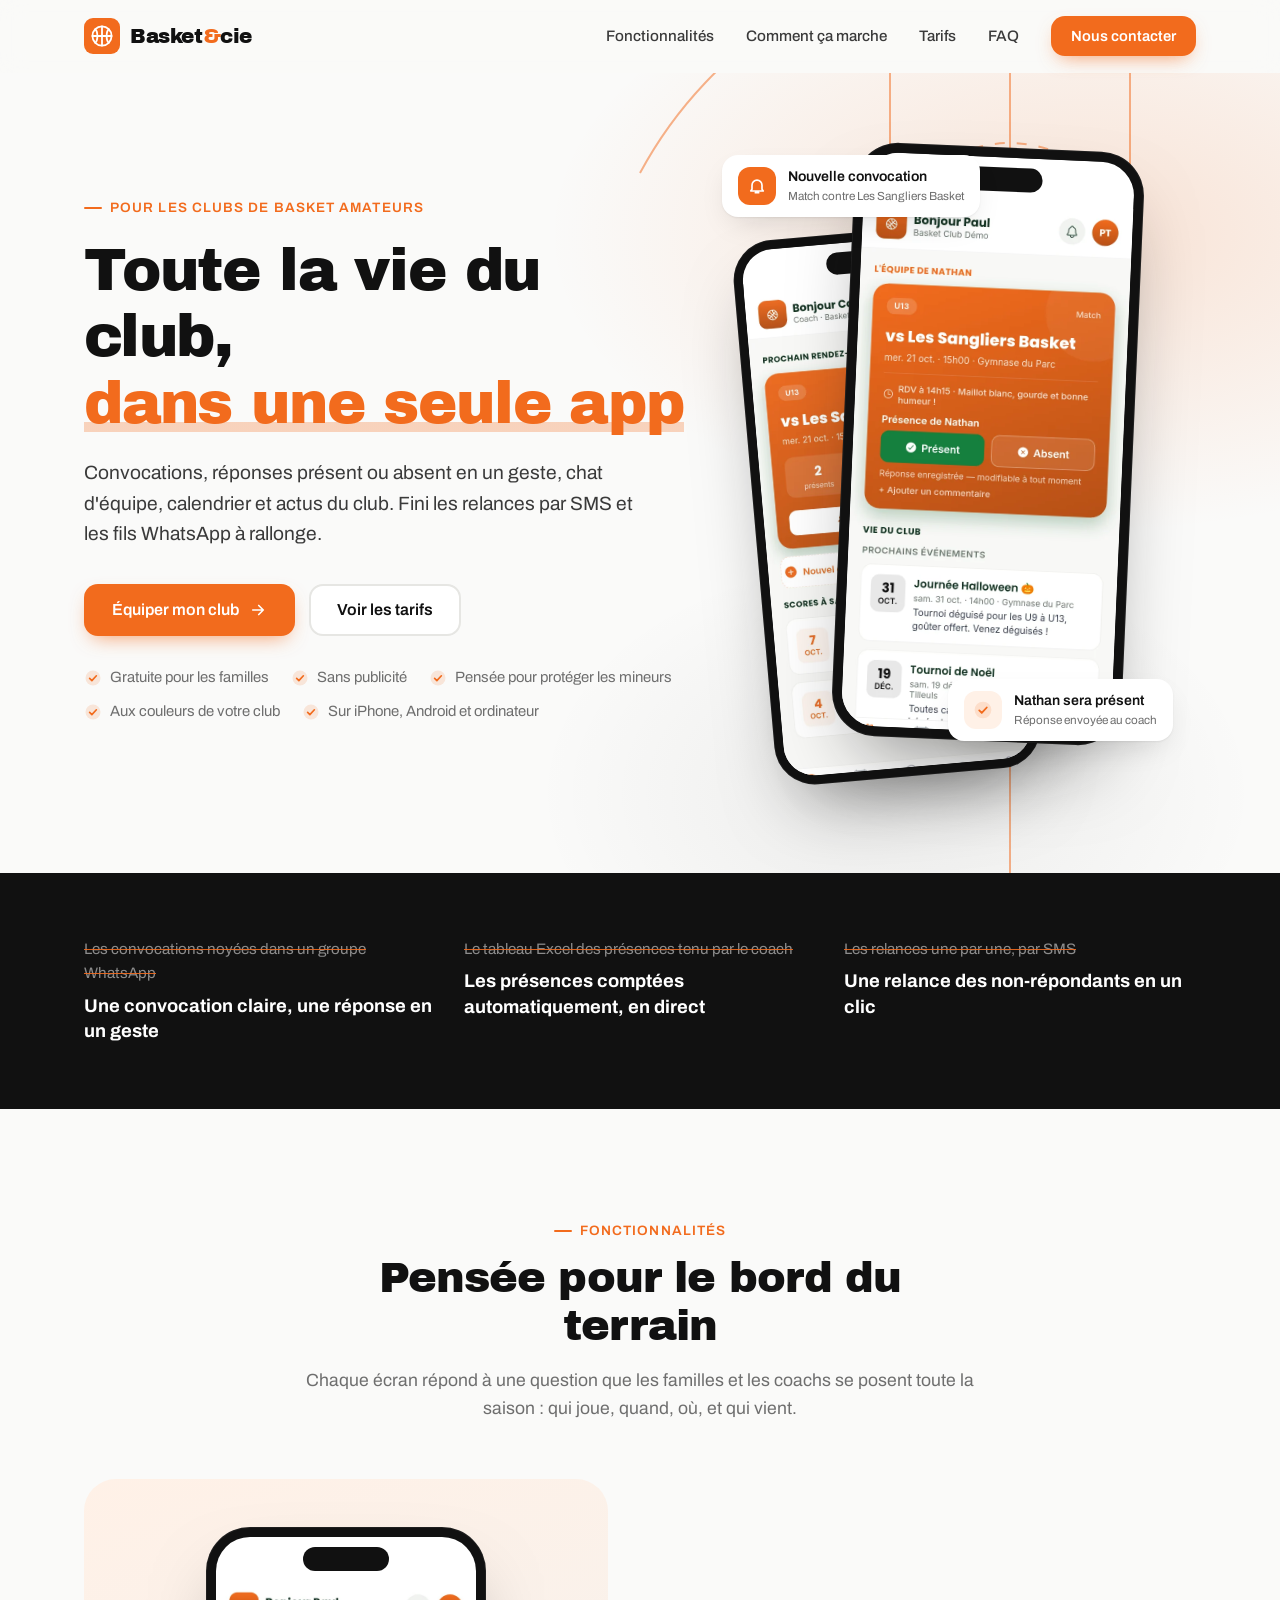
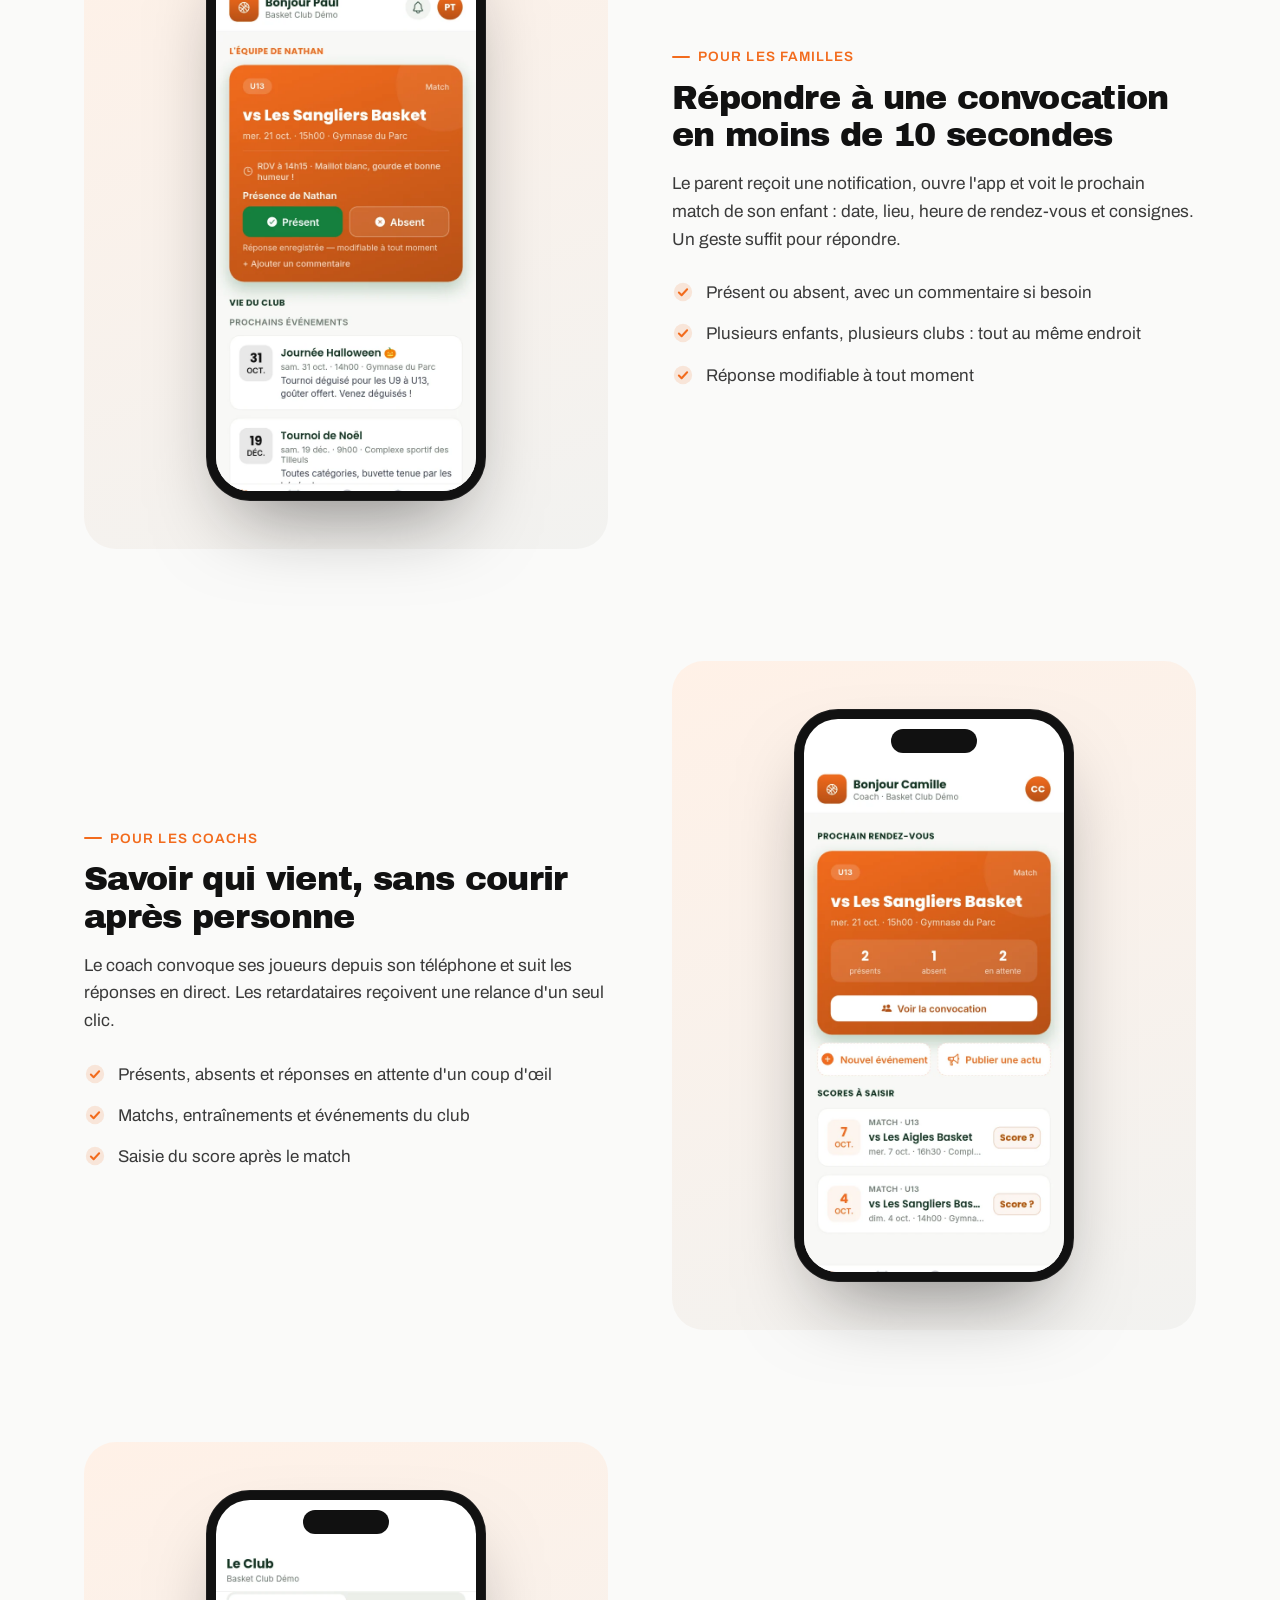
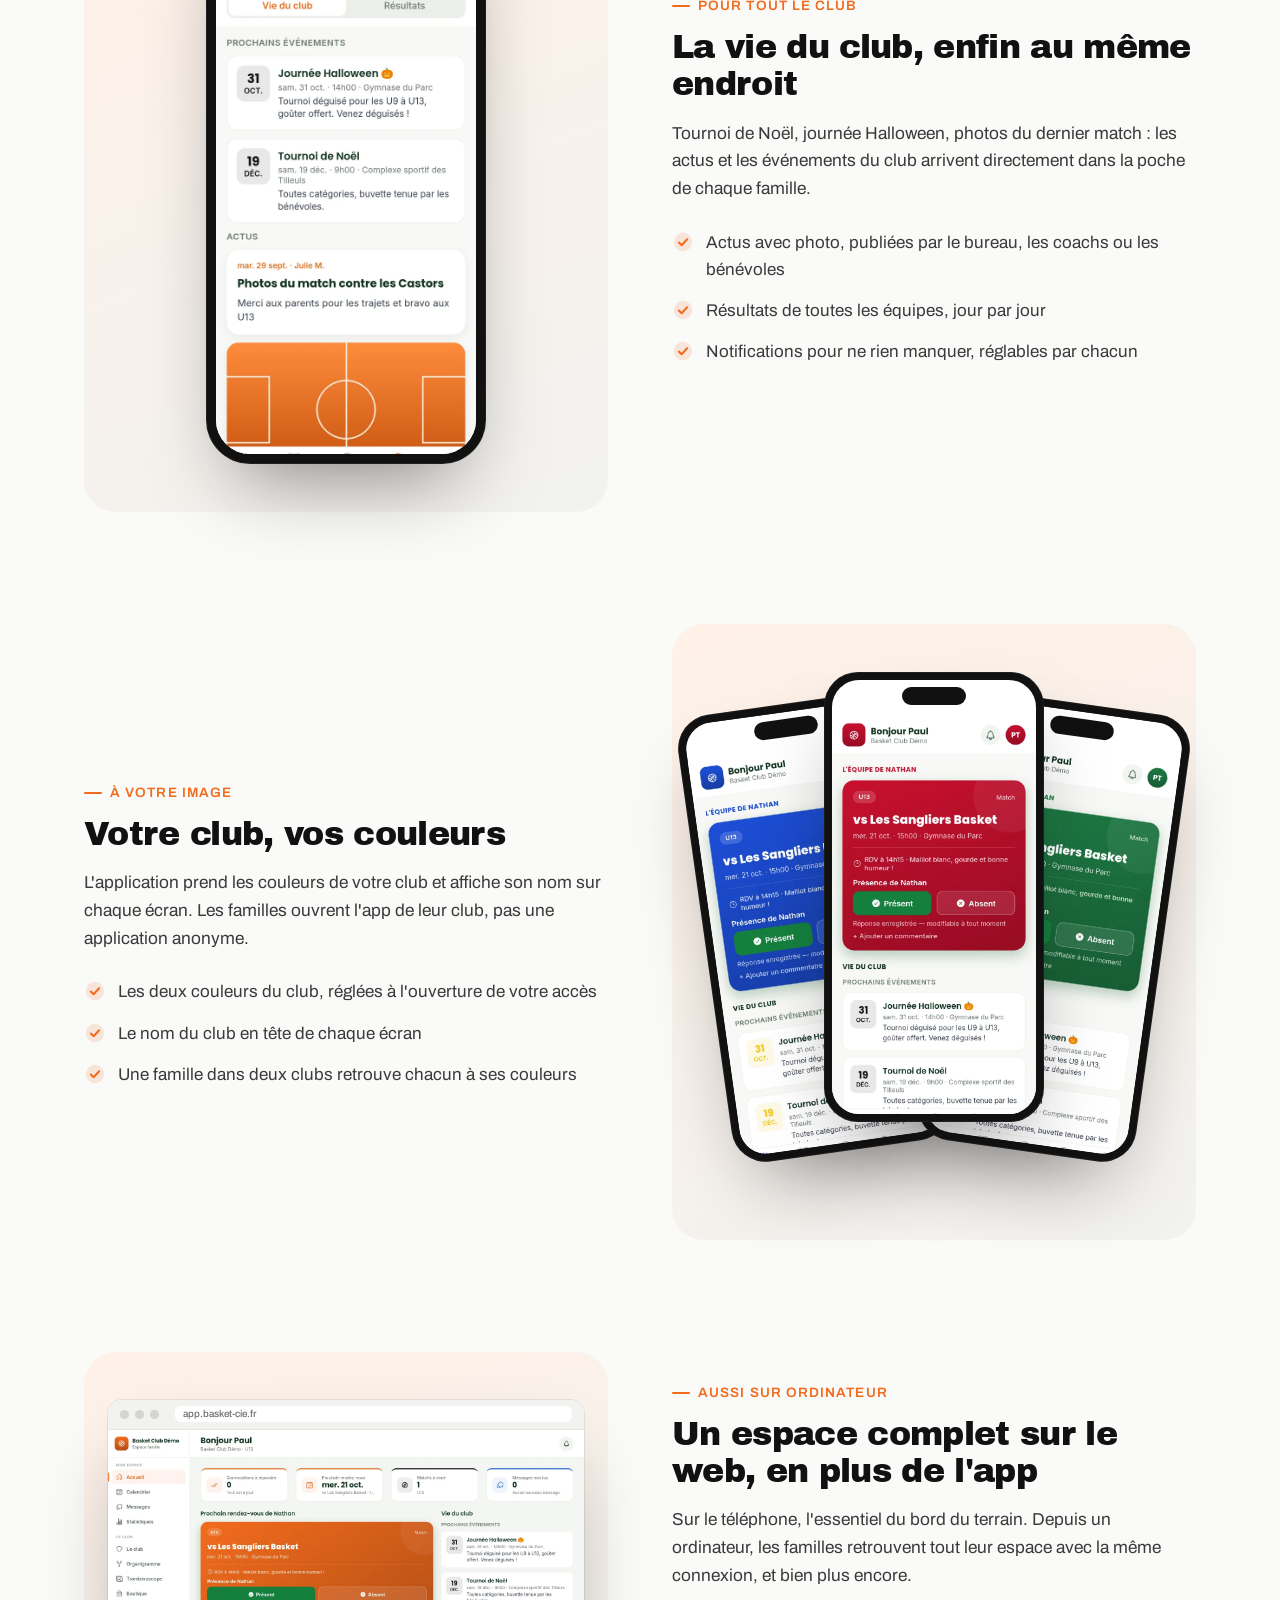
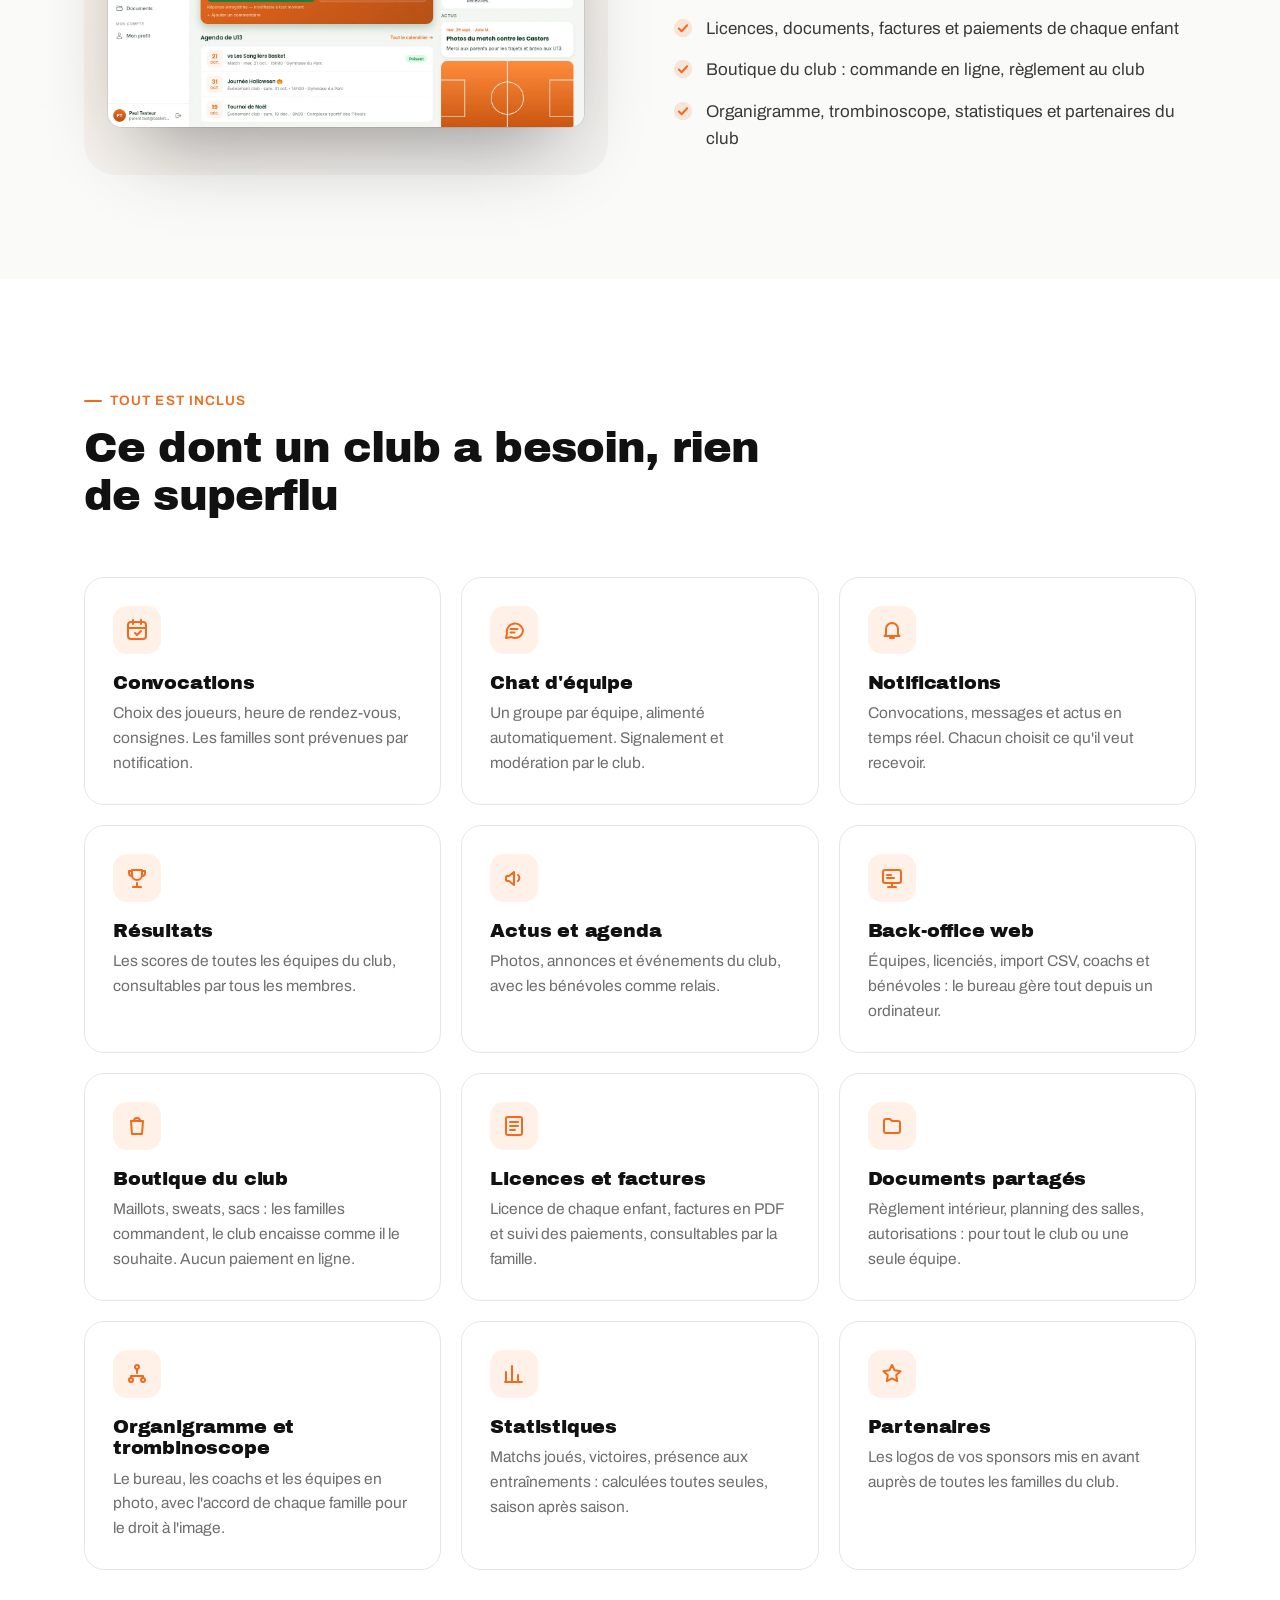
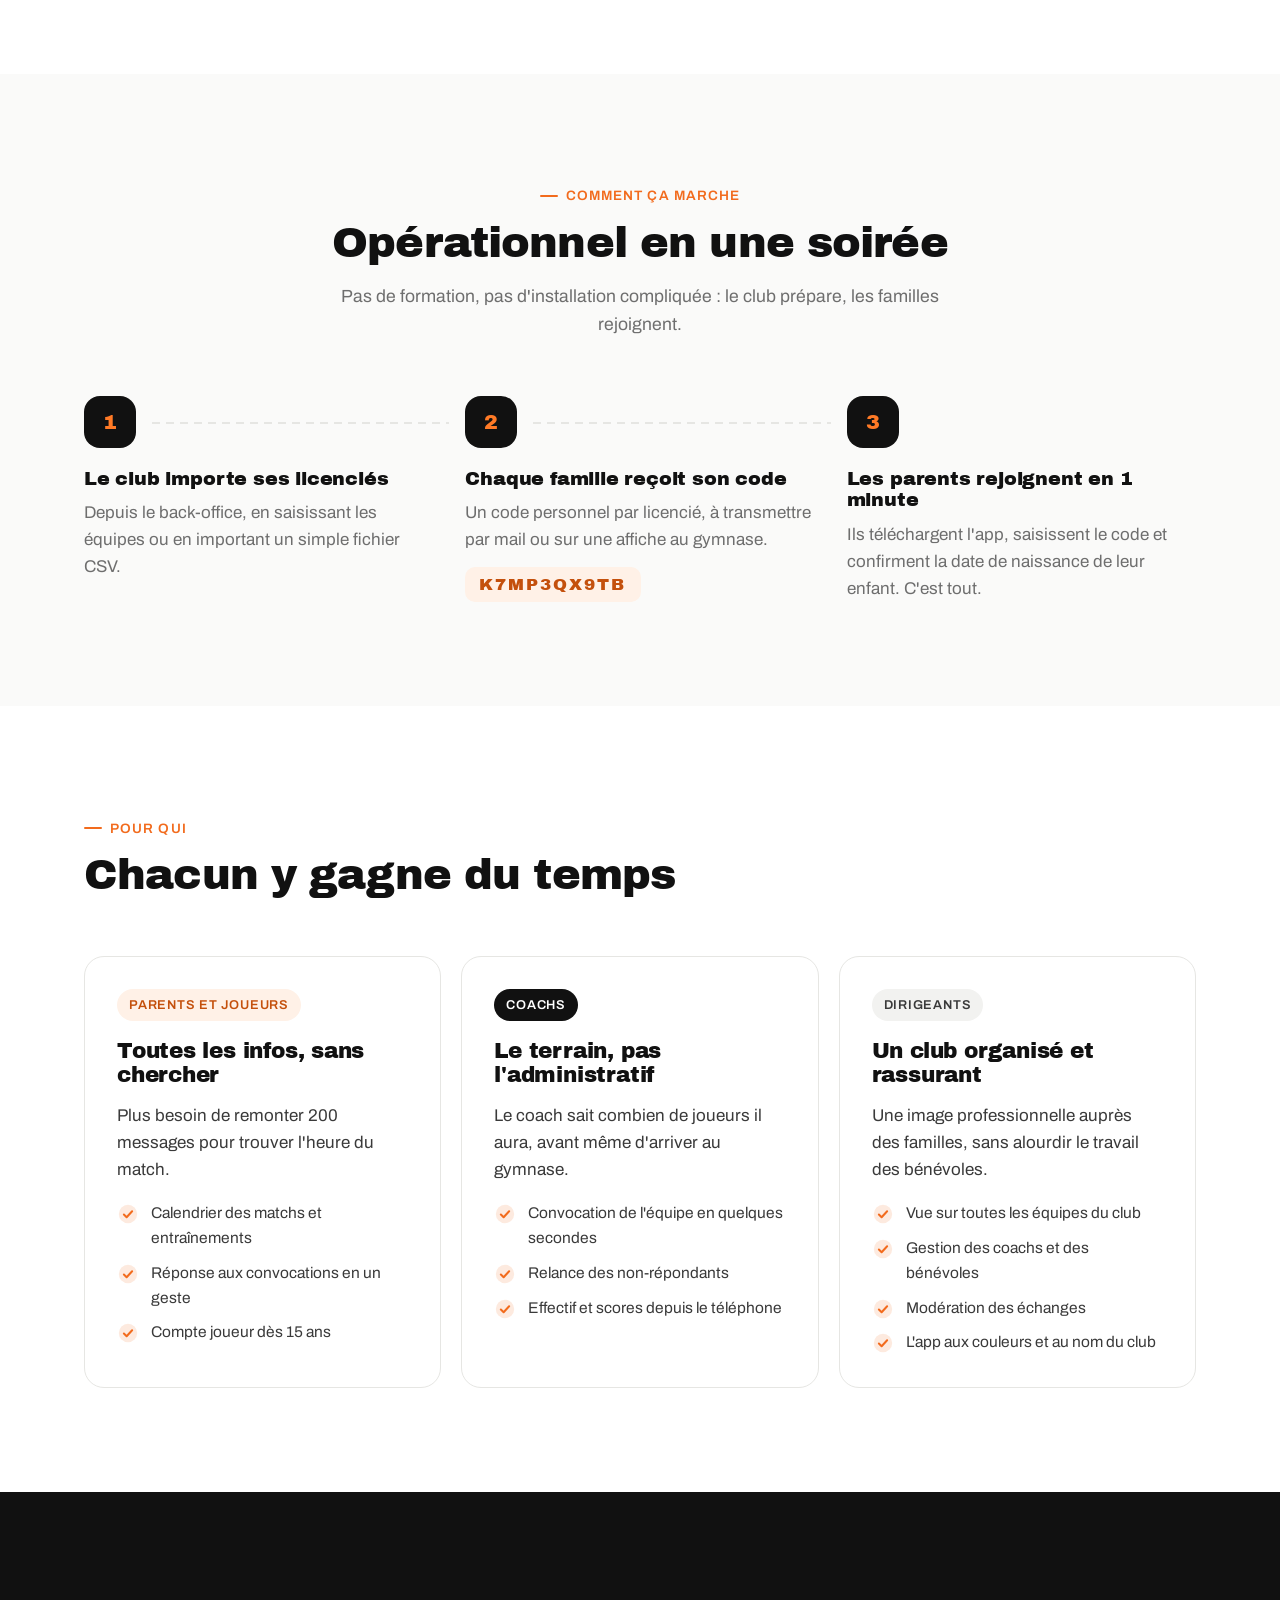
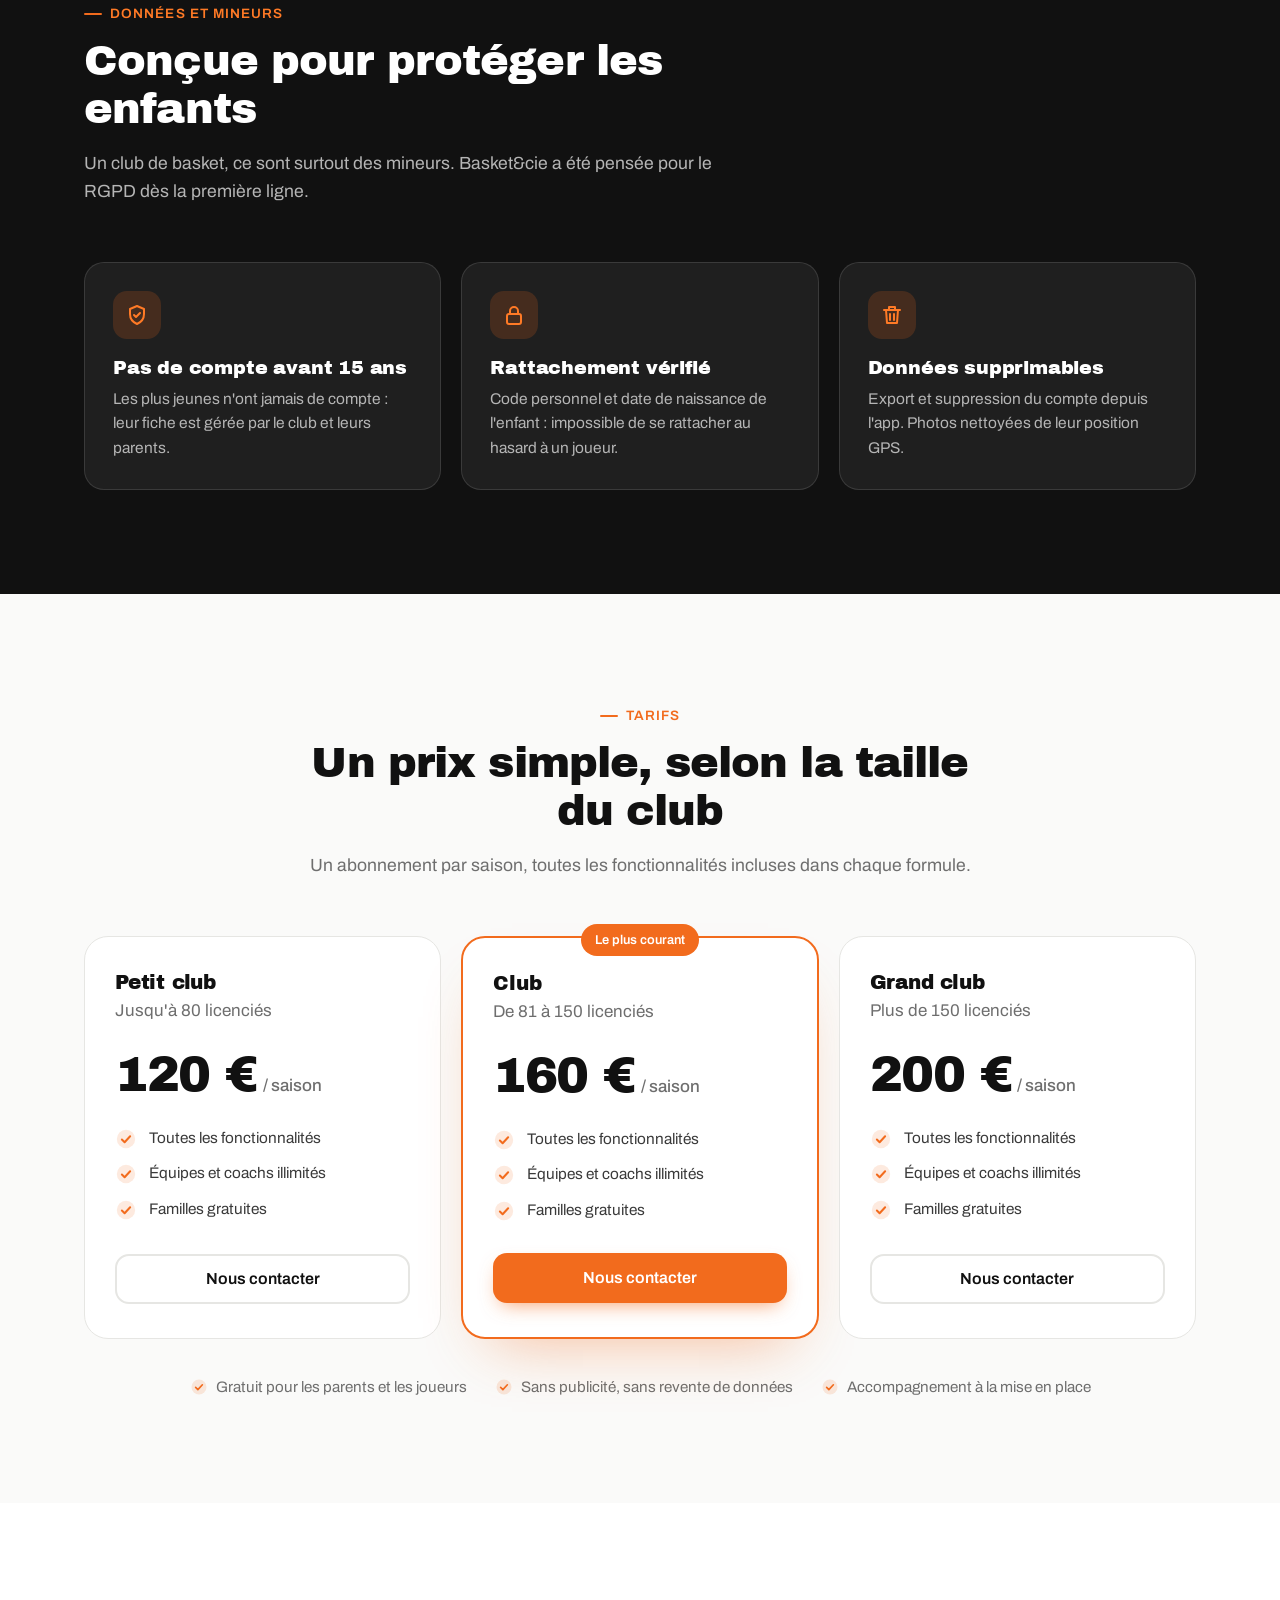
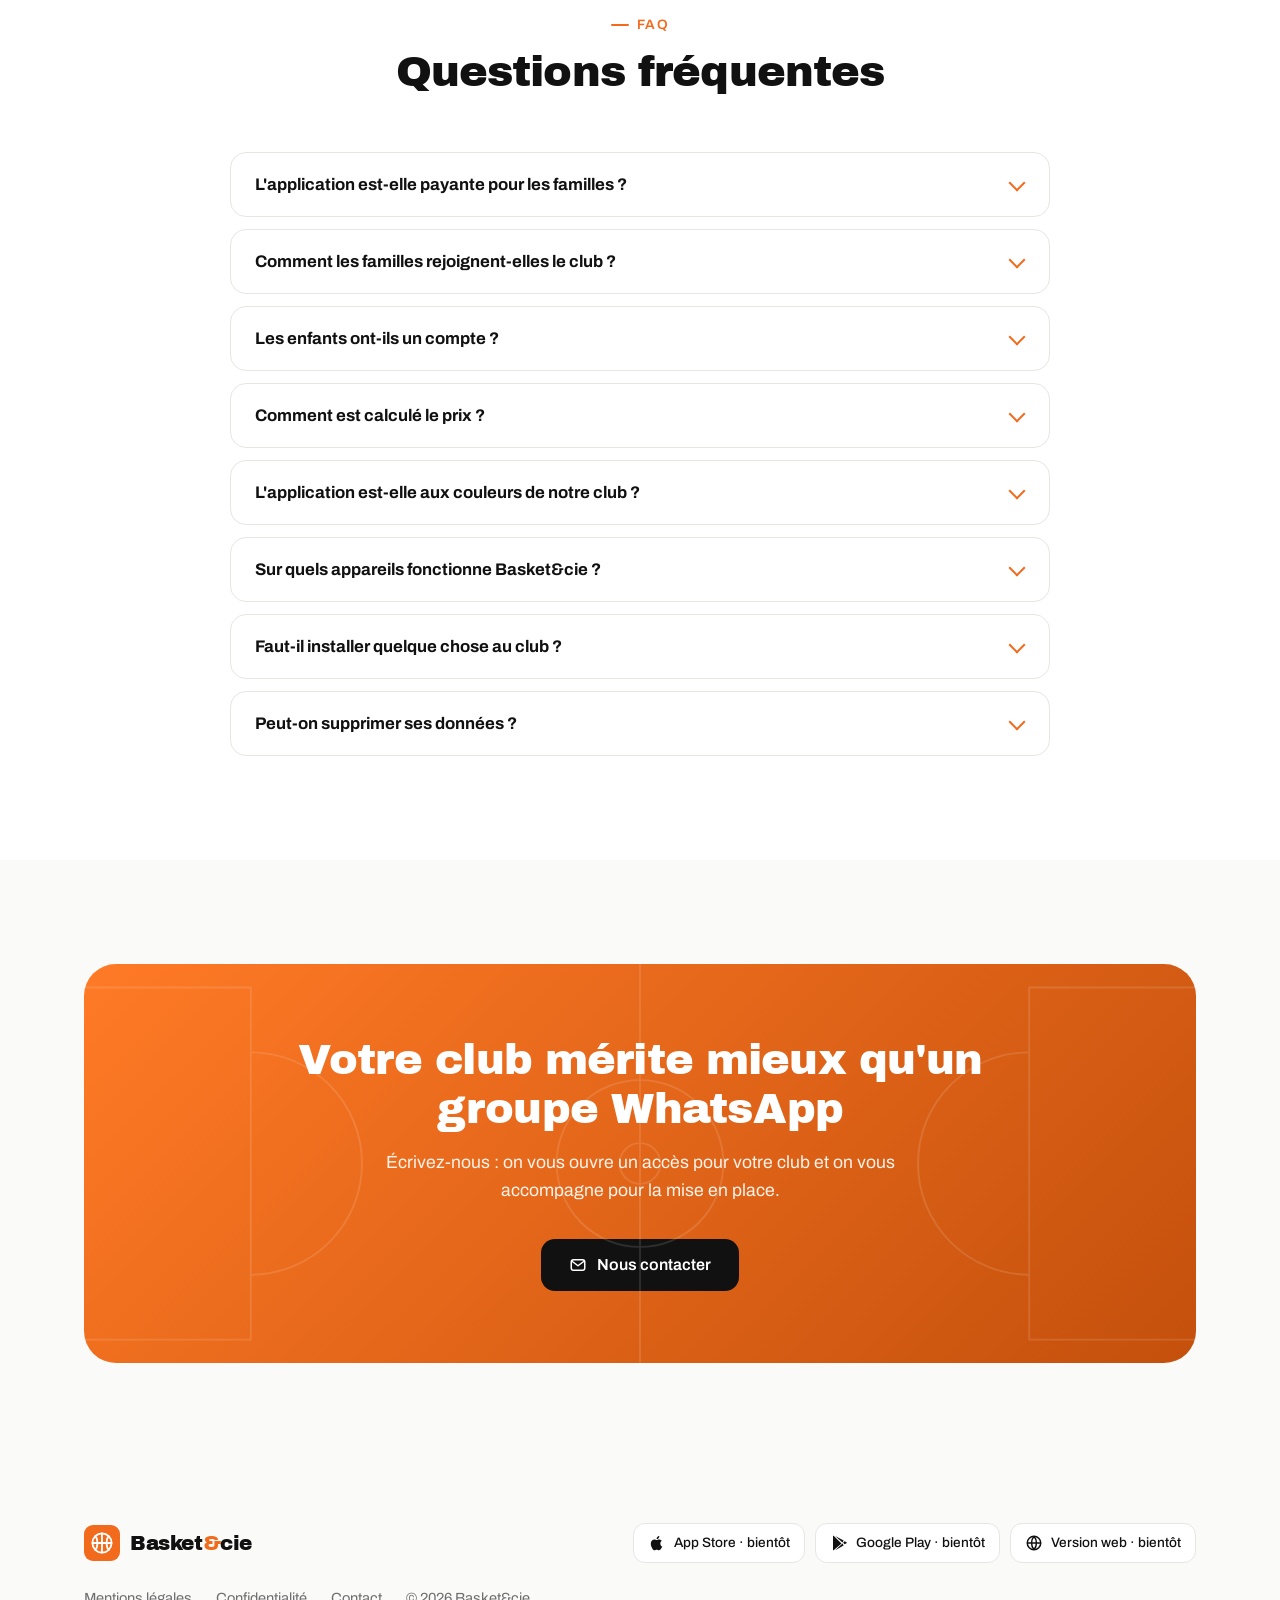
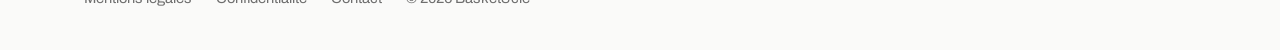
<file: index.html>
<!doctype html>
<html lang="fr">
<head>
  <meta charset="utf-8">
  <meta name="viewport" content="width=device-width, initial-scale=1">
  <title>Basket&amp;cie — L'application des clubs de basket amateurs</title>
  <meta name="description" content="Convocations, présences, chat d'équipe, calendrier et actus du club dans une seule application. Gratuite pour les familles, à partir de 120 € par saison pour le club.">
  <link rel="canonical" href="https://basket-cie.fr/">
  <meta name="theme-color" content="#F26B1D">
  <link rel="icon" href="assets/favicon.svg" type="image/svg+xml">

  <meta property="og:type" content="website">
  <meta property="og:locale" content="fr_FR">
  <meta property="og:site_name" content="Basket&amp;cie">
  <meta property="og:title" content="Basket&amp;cie — L'application des clubs de basket amateurs">
  <meta property="og:description" content="Convocations en un tap, chat d'équipe, calendrier et actus du club. Gratuite pour les familles.">
  <meta property="og:url" content="https://basket-cie.fr/">
  <meta property="og:image" content="https://basket-cie.fr/assets/og.jpg?v=4">
  <meta name="twitter:card" content="summary_large_image">

  <!-- Polices hébergées sur le site : aucune requête vers un service tiers. -->
  <link rel="preload" href="assets/fonts/archivo-black-latin.woff2" as="font" type="font/woff2" crossorigin>
  <link rel="preload" href="assets/fonts/archivo-latin.woff2" as="font" type="font/woff2" crossorigin>
  <link rel="stylesheet" href="assets/fonts.css?v=2">

  <script type="application/ld+json">
  {
    "@context": "https://schema.org",
    "@graph": [
      {
        "@type": "SoftwareApplication",
        "name": "Basket&cie",
        "applicationCategory": "SportsApplication",
        "operatingSystem": "iOS, Android, Web",
        "inLanguage": "fr",
        "description": "Application pour les clubs de basket amateurs, sur iPhone, Android et ordinateur : convocations avec réponse présent/absent, chat de groupes, calendrier, actus du club, résultats, boutique, licences, factures, documents et back-office web.",
        "offers": [
          {"@type": "Offer", "name": "Petit club (jusqu'à 80 licenciés)", "price": "120", "priceCurrency": "EUR"},
          {"@type": "Offer", "name": "Club (81 à 150 licenciés)", "price": "160", "priceCurrency": "EUR"},
          {"@type": "Offer", "name": "Grand club (plus de 150 licenciés)", "price": "200", "priceCurrency": "EUR"}
        ]
      },
      {
        "@type": "FAQPage",
        "mainEntity": [
          {"@type": "Question", "name": "L'application est-elle payante pour les familles ?", "acceptedAnswer": {"@type": "Answer", "text": "Non. Seul le club paie un abonnement par saison. Parents et joueurs utilisent l'application gratuitement, sans publicité."}},
          {"@type": "Question", "name": "Comment les familles rejoignent-elles le club ?", "acceptedAnswer": {"@type": "Answer", "text": "Chaque licencié reçoit un code personnel. Le parent le saisit dans l'application puis confirme la date de naissance de son enfant. Après trois erreurs, le rattachement est bloqué jusqu'à ce que le club le débloque."}},
          {"@type": "Question", "name": "Les enfants ont-ils un compte ?", "acceptedAnswer": {"@type": "Answer", "text": "Non. Les moins de 15 ans n'ont jamais de compte : leur fiche est gérée par le club et par leurs parents. À partir de 15 ans, un joueur peut créer son propre compte."}},
          {"@type": "Question", "name": "Comment est calculé le prix ?", "acceptedAnswer": {"@type": "Answer", "text": "Le prix dépend uniquement du nombre de licenciés du club : 120 € par saison jusqu'à 80 licenciés, 160 € jusqu'à 150, 200 € au-delà. Toutes les fonctionnalités sont incluses dans chaque formule."}},
          {"@type": "Question", "name": "L'application est-elle aux couleurs de notre club ?", "acceptedAnswer": {"@type": "Answer", "text": "Oui. À l'ouverture de votre accès, l'application prend les deux couleurs de votre club et affiche son nom sur chaque écran. Une famille inscrite dans deux clubs retrouve chacun à ses couleurs."}},
          {"@type": "Question", "name": "Sur quels appareils fonctionne Basket&cie ?", "acceptedAnswer": {"@type": "Answer", "text": "Sur iPhone (App Store), sur Android (Google Play) et sur ordinateur, depuis un simple navigateur. Le même compte fonctionne partout. La version ordinateur va plus loin : licences, documents, factures, boutique du club, trombinoscope et statistiques."}},
          {"@type": "Question", "name": "Peut-on supprimer ses données ?", "acceptedAnswer": {"@type": "Answer", "text": "Oui. Chaque utilisateur peut exporter ses données ou supprimer son compte depuis l'application, et le club peut supprimer la fiche d'un licencié à tout moment."}}
        ]
      }
    ]
  }
  </script>

  <style>
    :root {
      /* Charte Basket&cie : orange ballon, noir, blancs et gris. */
      --orange: #F26B1D;
      --orange-vif: #FF7A26;
      --orange-fonce: #C4500C;
      --orange-clair: #FFF1E7;
      --noir: #111111;
      --noir-doux: #1C1C1C;
      --encre: #111111;
      --texte: #3A3A3A;
      --discret: #6E6E6E;
      --fond: #FAFAF9;
      --gris-clair: #F2F2F0;
      --bordure: #E6E6E3;
      --blanc: #FFFFFF;
      --rayon: 20px;
      --ombre: 0 1px 2px rgba(17, 17, 17, .06), 0 12px 32px -12px rgba(17, 17, 17, .18);
      --largeur: 1160px;
    }

    *, *::before, *::after { box-sizing: border-box; }
    html { scroll-behavior: smooth; scroll-padding-top: 84px; }
    body {
      margin: 0;
      font-family: Archivo, system-ui, -apple-system, "Segoe UI", sans-serif;
      font-size: 17px;
      line-height: 1.6;
      color: var(--texte);
      background: var(--fond);
      -webkit-font-smoothing: antialiased;
    }
    img { max-width: 100%; display: block; }
    a { color: var(--orange); }
    h1, h2, h3 { font-family: 'Archivo Black', Archivo, sans-serif; font-weight: 400; color: var(--encre); line-height: 1.12; margin: 0; letter-spacing: -0.02em; }
    h1 { font-size: clamp(2.3rem, 5.2vw, 3.7rem); }
    h2 { font-size: clamp(1.9rem, 3.6vw, 2.7rem); }
    h3 { font-size: 1.2rem; letter-spacing: -0.01em; }
    p { margin: 0; }
    .conteneur { max-width: var(--largeur); margin: 0 auto; padding: 0 24px; }
    .surtitre {
      display: inline-flex; align-items: center; gap: 8px;
      font-weight: 600; font-size: .85rem; letter-spacing: .08em; text-transform: uppercase;
      color: var(--orange);
    }
    .surtitre::before { content: ""; width: 18px; height: 2px; background: var(--orange); border-radius: 2px; }
    .section { padding: 104px 0; }
    .entete-section { max-width: 680px; margin-bottom: 56px; }
    .entete-section h2 { margin: 12px 0 16px; }
    .entete-section p { font-size: 1.1rem; color: var(--discret); }
    .centre { text-align: center; margin-left: auto; margin-right: auto; }
    .centre .surtitre { justify-content: center; }

    :focus-visible { outline: 3px solid var(--orange); outline-offset: 3px; border-radius: 6px; }
    .lien-evitement { position: absolute; left: -9999px; }
    .lien-evitement:focus { left: 16px; top: 16px; z-index: 100; background: var(--blanc); padding: 8px 16px; }

    /* --- Boutons --------------------------------------------------------- */
    .btn {
      display: inline-flex; align-items: center; justify-content: center; gap: 10px;
      padding: 15px 26px; border-radius: 14px; border: 2px solid transparent;
      font: 600 1rem/1 Archivo, sans-serif; text-decoration: none; cursor: pointer;
      transition: transform .15s ease, background-color .15s ease, box-shadow .15s ease;
    }
    .btn:hover { transform: translateY(-1px); }
    .btn-orange { background: var(--orange); color: #fff; box-shadow: 0 8px 20px -8px rgba(242, 107, 29, .7); }
    .btn-orange:hover { background: var(--orange-fonce); }
    .btn-contour { border-color: var(--bordure); color: var(--encre); background: var(--blanc); }
    .btn-contour:hover { border-color: var(--orange); }
    .btn-blanc { background: var(--noir); color: #fff; }
    .btn-blanc:hover { background: var(--noir-doux); }
    .btn svg { width: 18px; height: 18px; flex: none; }

    /* --- En-tête ----------------------------------------------------------- */
    .entete {
      position: sticky; top: 0; z-index: 50;
      background: rgba(250, 250, 249, .86);
      backdrop-filter: saturate(160%) blur(12px);
      -webkit-backdrop-filter: saturate(160%) blur(12px);
      border-bottom: 1px solid transparent;
      transition: border-color .2s ease;
    }
    .entete.defile { border-bottom-color: var(--bordure); }
    .entete .conteneur { display: flex; align-items: center; justify-content: space-between; height: 72px; }
    .logo { display: inline-flex; align-items: center; gap: 10px; text-decoration: none; font: 400 1.25rem 'Archivo Black', Archivo, sans-serif; letter-spacing: -0.02em; color: var(--encre); }
    .logo img { width: 36px; height: 36px; }
    .logo b { color: var(--orange); font-weight: 400; }
    .nav { display: flex; align-items: center; gap: 32px; }
    .nav a:not(.btn) { color: var(--texte); text-decoration: none; font-weight: 500; font-size: .95rem; }
    .nav a:not(.btn):hover { color: var(--orange); }
    .nav .btn { padding: 11px 18px; font-size: .92rem; }
    .menu-bouton { display: none; background: none; border: 0; padding: 8px; cursor: pointer; color: var(--encre); }
    .menu-bouton svg { width: 26px; height: 26px; }

    /* --- Héros ------------------------------------------------------------- */
    .heros { position: relative; overflow: hidden; padding: 64px 0 96px; }
    .heros::before {
      content: ""; position: absolute; inset: 0; z-index: -1;
      background:
        radial-gradient(900px 500px at 85% 20%, rgba(242, 107, 29, .16), transparent 60%),
        radial-gradient(600px 400px at 70% 90%, rgba(17, 17, 17, .06), transparent 60%);
    }
    .terrain { position: absolute; right: -180px; top: -60px; width: 900px; z-index: -1; opacity: .5; }
    .heros .conteneur { display: grid; grid-template-columns: 1.05fr .95fr; gap: 48px; align-items: center; }
    .heros h1 { margin: 18px 0 22px; }
    .heros h1 em {
      font-style: normal; color: var(--orange); white-space: nowrap;
      /* Surlignage orange qui suit chaque ligne si le texte passe à la ligne. */
      background: linear-gradient(transparent 80%, rgba(242, 107, 29, .28) 80%, rgba(242, 107, 29, .28) 96%, transparent 96%);
      -webkit-box-decoration-break: clone; box-decoration-break: clone;
    }
    .heros .accroche { font-size: 1.2rem; max-width: 560px; color: var(--texte); }
    .actions { display: flex; flex-wrap: wrap; gap: 14px; margin: 34px 0 30px; }
    .preuves { display: flex; flex-wrap: wrap; gap: 10px 22px; list-style: none; padding: 0; margin: 0; font-size: .93rem; color: var(--discret); }
    .preuves li { display: inline-flex; align-items: center; gap: 8px; }
    .preuves svg { width: 18px; height: 18px; color: var(--orange); flex: none; }

    .telephones { position: relative; height: 640px; }
    .telephone {
      position: absolute; width: 290px; aspect-ratio: 600 / 1229;
      border-radius: 44px; padding: 10px; background: #111111;
      box-shadow: 0 40px 80px -30px rgba(17, 17, 17, .5), 0 0 0 1px rgba(255,255,255,.06) inset;
    }
    .telephone::before {
      content: ""; position: absolute; top: 20px; left: 50%; transform: translateX(-50%);
      width: 86px; height: 24px; border-radius: 20px; background: #111111; z-index: 2;
    }
    .telephone img { width: 100%; height: 100%; object-fit: cover; object-position: top; border-radius: 34px; background: #fff; padding-top: 46px; }
    .telephone.devant { right: 40px; top: 10px; z-index: 2; transform: rotate(2.5deg); }
    .telephone.derriere { left: 10px; top: 70px; transform: rotate(-5deg) scale(.92); filter: saturate(.95); }
    .bulle {
      position: absolute; z-index: 3; display: flex; align-items: center; gap: 12px;
      background: #fff; border-radius: 16px; padding: 12px 16px; box-shadow: var(--ombre);
      font-size: .88rem; line-height: 1.35; color: var(--encre);
    }
    .bulle strong { display: block; font-weight: 600; }
    .bulle small { color: var(--discret); }
    .bulle .pastille { width: 38px; height: 38px; border-radius: 12px; display: grid; place-items: center; flex: none; }
    .bulle .pastille svg { width: 20px; height: 20px; }
    .bulle.notif { left: -10px; top: 18px; }
    .bulle.notif .pastille { background: var(--orange); color: #fff; }
    .bulle.reponse { right: 0; bottom: 36px; }
    .bulle.reponse .pastille { background: var(--orange-clair); color: var(--orange); }

    /* --- Bandeau avant / après ---------------------------------------------- */
    .bandeau { background: var(--noir); color: #D6D6D6; padding: 64px 0; }
    .bandeau .conteneur { display: grid; grid-template-columns: repeat(3, 1fr); gap: 28px; }
    .bandeau .avant { text-decoration: line-through; text-decoration-color: rgba(242, 107, 29, .9); color: #8C8C8C; font-size: .95rem; }
    .bandeau .apres { color: #fff; font: 700 1.15rem/1.4 Archivo, sans-serif; margin-top: 8px; }

    /* --- Fonctionnalités en vitrine --------------------------------------- */
    .vitrine { display: grid; grid-template-columns: 1fr 1fr; gap: 64px; align-items: center; margin-bottom: 112px; }
    .vitrine:last-child { margin-bottom: 0; }
    .vitrine.inverse .vitrine-visuel { order: 2; }
    .vitrine-visuel {
      position: relative; display: grid; place-items: center; padding: 48px 24px;
      border-radius: 32px; background: linear-gradient(160deg, var(--orange-clair), var(--gris-clair));
    }
    .vitrine-visuel .telephone { position: relative; width: 280px; transform: none; }
    .vitrine-texte h3 { font-size: clamp(1.6rem, 2.6vw, 2.1rem); letter-spacing: -0.02em; margin: 12px 0 16px; }
    .vitrine-texte > p { font-size: 1.08rem; }
    .coches { list-style: none; padding: 0; margin: 26px 0 0; display: grid; gap: 14px; }
    .coches li { display: flex; gap: 12px; align-items: flex-start; }
    .coches svg { width: 22px; height: 22px; flex: none; margin-top: 2px; color: var(--orange); }

    /* --- Aux couleurs du club : trois téléphones en éventail ---------------- */
    .trio { position: relative; width: 100%; max-width: 460px; height: 520px; }
    .trio .telephone { position: absolute; width: 220px; border-radius: 34px; padding: 8px; top: 30px; }
    .trio .telephone::before { top: 15px; width: 64px; height: 18px; }
    .trio .telephone img { border-radius: 27px; padding-top: 36px; }
    .trio .telephone:nth-child(1) { left: 0; transform: rotate(-8deg); z-index: 1; }
    .trio .telephone:nth-child(2) { left: 50%; margin-left: -110px; top: 0; z-index: 3; }
    .trio .telephone:nth-child(3) { right: 0; transform: rotate(8deg); z-index: 2; }
    .vitrine-visuel .trio .telephone { width: 220px; }

    /* --- Cadre navigateur (version web) ------------------------------------ */
    .navigateur { width: 100%; max-width: 560px; border-radius: 14px; overflow: hidden; background: #fff; box-shadow: 0 40px 80px -30px rgba(17, 17, 17, .45), 0 0 0 1px rgba(17, 17, 17, .08); }
    .navigateur-barre { display: flex; align-items: center; gap: 6px; height: 30px; padding: 0 12px; background: var(--gris-clair); border-bottom: 1px solid var(--bordure); }
    .navigateur-barre i { width: 9px; height: 9px; border-radius: 50%; background: #D4D4D0; }
    .navigateur-barre span { margin-left: 10px; flex: 1; height: 16px; border-radius: 6px; background: #fff; font: 500 .62rem/16px Archivo, sans-serif; color: var(--discret); padding-left: 8px; }
    .navigateur img { width: 100%; height: auto; }

    /* --- Grille des fonctionnalités ---------------------------------------- */
    .grille { display: grid; grid-template-columns: repeat(3, 1fr); gap: 20px; }
    .carte {
      background: var(--blanc); border: 1px solid var(--bordure); border-radius: var(--rayon);
      padding: 28px; transition: transform .2s ease, box-shadow .2s ease;
    }
    .carte:hover { transform: translateY(-3px); box-shadow: var(--ombre); }
    .icone {
      width: 48px; height: 48px; border-radius: 14px; display: grid; place-items: center;
      background: var(--orange-clair); color: var(--orange); margin-bottom: 18px;
    }
    .icone svg { width: 24px; height: 24px; }
    .carte h3 { margin-bottom: 8px; }
    .carte p { font-size: .97rem; color: var(--discret); }

    /* --- Étapes ------------------------------------------------------------- */
    .fond-blanc { background: var(--blanc); }
    .etapes { display: grid; grid-template-columns: repeat(3, 1fr); gap: 32px; counter-reset: etape; }
    .etape { position: relative; padding-top: 72px; }
    .etape::before {
      counter-increment: etape; content: counter(etape);
      position: absolute; top: 0; left: 0; width: 52px; height: 52px; border-radius: 16px;
      display: grid; place-items: center; background: var(--noir); color: var(--orange-vif);
      font: 400 1.3rem 'Archivo Black', Archivo, sans-serif;
    }
    .etape:not(:last-child)::after {
      content: ""; position: absolute; top: 26px; left: 68px; right: -16px; height: 2px;
      background: repeating-linear-gradient(90deg, var(--bordure) 0 8px, transparent 8px 14px);
    }
    .etape h3 { margin-bottom: 10px; }
    .etape p { color: var(--discret); }
    .code-exemple {
      display: inline-block; margin-top: 14px; padding: 8px 14px; border-radius: 10px;
      background: var(--orange-clair); color: var(--orange-fonce);
      font: 400 1.05rem 'Archivo Black', Archivo, sans-serif; letter-spacing: .12em;
    }

    /* --- Profils ------------------------------------------------------------- */
    .profils { display: grid; grid-template-columns: repeat(3, 1fr); gap: 20px; }
    .profil { border-radius: var(--rayon); padding: 32px; background: var(--blanc); border: 1px solid var(--bordure); }
    .profil .etiquette { display: inline-block; font-weight: 600; font-size: .8rem; letter-spacing: .06em; text-transform: uppercase; padding: 6px 12px; border-radius: 999px; margin-bottom: 18px; }
    .profil:nth-child(1) .etiquette { background: var(--orange-clair); color: var(--orange-fonce); }
    .profil:nth-child(2) .etiquette { background: var(--noir); color: #fff; }
    .profil:nth-child(3) .etiquette { background: var(--gris-clair); color: var(--texte); }
    .profil h3 { font-size: 1.35rem; margin-bottom: 14px; }
    .profil .coches { margin-top: 18px; gap: 10px; font-size: .97rem; }

    /* --- Confiance (RGPD) ---------------------------------------------------- */
    .confiance { background: var(--noir); color: #D6D6D6; position: relative; overflow: hidden; }
    .confiance h2, .confiance h3 { color: #fff; }
    .confiance .surtitre { color: var(--orange-vif); }
    .confiance .entete-section p { color: #B5B5B5; }
    .confiance .grille .carte { background: rgba(255,255,255,.06); border-color: rgba(255,255,255,.12); }
    .confiance .grille .carte p { color: #B5B5B5; }
    .confiance .icone { background: rgba(242, 107, 29, .18); color: var(--orange-vif); }

    /* --- Tarifs -------------------------------------------------------------- */
    .tarifs { display: grid; grid-template-columns: repeat(3, 1fr); gap: 20px; align-items: stretch; }
    .tarif {
      position: relative; display: flex; flex-direction: column;
      background: var(--blanc); border: 1px solid var(--bordure); border-radius: 24px; padding: 34px 30px;
    }
    .tarif.vedette { border: 2px solid var(--orange); box-shadow: 0 30px 60px -30px rgba(242, 107, 29, .45); }
    .tarif .badge {
      position: absolute; top: -14px; left: 50%; transform: translateX(-50%); white-space: nowrap;
      background: var(--orange); color: #fff; font-weight: 600; font-size: .8rem; padding: 6px 14px; border-radius: 999px;
    }
    .tarif h3 { font-size: 1.25rem; }
    .tarif .taille { color: var(--discret); margin-top: 4px; }
    .tarif .prix { display: flex; align-items: baseline; gap: 6px; margin: 26px 0 0; }
    .tarif .prix strong { font: 400 3.1rem/1 'Archivo Black', Archivo, sans-serif; color: var(--encre); letter-spacing: -0.03em; }
    .tarif .prix span { color: var(--discret); font-weight: 500; }
    .tarif .coches { margin: 26px 0 30px; gap: 11px; font-size: .96rem; }
    .tarif .btn { margin-top: auto; width: 100%; }
    .tarifs-note { display: flex; flex-wrap: wrap; justify-content: center; gap: 12px 28px; margin-top: 36px; color: var(--discret); font-size: .95rem; }
    .tarifs-note span { display: inline-flex; gap: 8px; align-items: center; }
    .tarifs-note svg { width: 18px; height: 18px; color: var(--orange); }

    /* --- FAQ ------------------------------------------------------------------- */
    .faq { max-width: 820px; margin: 0 auto; display: grid; gap: 12px; }
    .faq details { background: var(--blanc); border: 1px solid var(--bordure); border-radius: 16px; padding: 0 24px; }
    .faq summary {
      list-style: none; cursor: pointer; padding: 22px 32px 22px 0; position: relative;
      font: 700 1.05rem Archivo, sans-serif; color: var(--encre);
    }
    .faq summary::-webkit-details-marker { display: none; }
    .faq summary::after {
      content: ""; position: absolute; right: 2px; top: 50%; width: 12px; height: 12px; margin-top: -8px;
      border-right: 2.5px solid var(--orange); border-bottom: 2.5px solid var(--orange); transform: rotate(45deg);
      transition: transform .2s ease;
    }
    .faq details[open] summary::after { transform: rotate(-135deg); margin-top: -2px; }
    .faq details p { padding: 0 0 22px; color: var(--texte); }

    /* --- Appel final ------------------------------------------------------- */
    .appel {
      position: relative; overflow: hidden; border-radius: 32px; padding: 72px 48px; text-align: center;
      background: linear-gradient(135deg, var(--orange-vif) 0%, var(--orange-fonce) 100%); color: #FFF3EA;
    }
    .appel h2 { color: #fff; max-width: 720px; margin: 0 auto 16px; }
    .appel p { max-width: 560px; margin: 0 auto; font-size: 1.1rem; }
    .appel .actions { justify-content: center; margin-bottom: 0; }
    .appel .terrain-appel { position: absolute; inset: 0; width: 100%; height: 100%; opacity: .12; pointer-events: none; }

    /* --- Pied de page -------------------------------------------------------- */
    .pied { padding: 56px 0 40px; color: var(--discret); font-size: .92rem; }
    .pied .conteneur { display: flex; flex-wrap: wrap; justify-content: space-between; gap: 24px; align-items: center; }
    .pied nav { display: flex; flex-wrap: wrap; gap: 24px; }
    .pied a { color: var(--discret); text-decoration: none; }
    .pied a:hover { color: var(--orange); }
    .pied .logo { color: var(--encre); }
    .stores { display: flex; gap: 10px; flex-wrap: wrap; }
    .store {
      display: inline-flex; align-items: center; gap: 8px; padding: 8px 14px; border-radius: 12px;
      border: 1px solid var(--bordure); background: var(--blanc); color: var(--encre); font-size: .85rem; font-weight: 500;
    }
    .store svg { width: 18px; height: 18px; }

    .points { display: none; }

    /* --- Apparition au défilement ----------------------------------------- */
    .apparait { opacity: 0; transform: translateY(18px); transition: opacity .6s ease, transform .6s ease; }
    .apparait.visible { opacity: 1; transform: none; }
    @media (prefers-reduced-motion: reduce) {
      html { scroll-behavior: auto; }
      .apparait { opacity: 1; transform: none; transition: none; }
      .btn, .carte { transition: none; }
    }

    /* --- Responsive ----------------------------------------------------------- */
    @media (max-width: 1020px) {
      .heros .conteneur { grid-template-columns: 1fr; }
      .telephones { height: 560px; max-width: 520px; margin: 0 auto; width: 100%; }
      .grille, .profils, .tarifs { grid-template-columns: 1fr 1fr; }
      .tarif.vedette { order: -1; grid-column: 1 / -1; max-width: 460px; justify-self: center; width: 100%; }
      .vitrine { grid-template-columns: 1fr; gap: 36px; }
      .vitrine.inverse .vitrine-visuel { order: 0; }
    }
    @media (max-width: 760px) {
      body { font-size: 16px; }
      .section { padding: 72px 0; }
      .menu-bouton { display: block; }
      .nav {
        position: absolute; top: 72px; left: 0; right: 0; flex-direction: column; align-items: stretch; gap: 4px;
        background: var(--fond); border-bottom: 1px solid var(--bordure); padding: 12px 24px 20px;
        display: none;
      }
      .nav.ouvert { display: flex; }
      .nav a:not(.btn) { padding: 12px 0; font-size: 1.05rem; }
      .nav .btn { margin-top: 8px; padding: 14px; }
      .heros { padding-top: 32px; }
      .telephones { height: 470px; }
      .telephone { width: 220px; border-radius: 34px; padding: 8px; }
      .telephone img { border-radius: 27px; padding-top: 36px; }
      .telephone::before { top: 15px; width: 64px; height: 18px; }
      .telephone.devant { right: 4px; }
      .telephone.derriere { left: -4px; }
      .bulle { font-size: .8rem; padding: 10px 12px; }
      .bulle.notif { left: 0; top: 0; }
      .bulle.reponse { right: 0; bottom: 8px; }
      .bandeau .conteneur, .etapes, .tarifs { grid-template-columns: 1fr; }
      /* Tarifs : liste verticale compacte, les trois prix visibles en faisant défiler. */
      .tarifs { gap: 14px; }
      .tarif { padding: 22px 22px 24px; border-radius: 20px; }
      .tarif .prix { margin-top: 14px; }
      .tarif .prix strong { font-size: 2.4rem; }
      .tarif .coches { margin: 16px 0 20px; gap: 8px; font-size: .93rem; }
      .tarif .badge { top: -12px; }
      /* « Tout est inclus » : grille 2 colonnes, icône et titre seulement. */
      .grille-compacte { grid-template-columns: 1fr 1fr; gap: 10px; }
      .grille-compacte .carte { padding: 16px 14px; border-radius: 16px; }
      .grille-compacte .icone { width: 40px; height: 40px; border-radius: 12px; margin-bottom: 10px; }
      .grille-compacte .icone svg { width: 20px; height: 20px; }
      .grille-compacte h3 { font-size: 1rem; margin: 0; }
      .grille-compacte p { display: none; }
      .etape:not(:last-child)::after { display: none; }
      .tarif.vedette { max-width: none; order: 0; }
      .vitrine { margin-bottom: 80px; }
      .vitrine-visuel { padding: 36px 16px; }
      .vitrine-visuel .telephone { width: 240px; }
      .trio { height: 400px; max-width: 340px; }
      .trio .telephone, .vitrine-visuel .trio .telephone { width: 165px; border-radius: 26px; padding: 6px; }
      .trio .telephone:nth-child(2) { margin-left: -82px; }
      .trio .telephone img { border-radius: 21px; padding-top: 28px; }
      .trio .telephone::before { top: 11px; width: 48px; height: 14px; }
      .appel { padding: 56px 24px; border-radius: 24px; }
      .terrain { display: none; }
      .heros h1 em { white-space: normal; }
      /* Mobile : les groupes de vignettes deviennent des carrousels à faire glisser. */
      .carrousel {
        display: flex; gap: 14px; overflow-x: auto; overscroll-behavior-x: contain;
        scroll-snap-type: x mandatory; scroll-padding: 0 24px; scrollbar-width: none;
        margin: 0 -24px; padding: 6px 24px 10px;
      }
      .carrousel::-webkit-scrollbar { display: none; }
      /* Carte presque pleine largeur : seule une fine bande de la suivante dépasse. */
      .carrousel > * { flex: 0 0 calc(100% - 28px); scroll-snap-align: start; }
      .carrousel .carte:hover { transform: none; }
      /* Les vignettes hors écran (à droite) ne déclenchent pas l'apparition : on les montre d'emblée. */
      .carrousel > .apparait { opacity: 1; transform: none; }
      .points { display: flex; justify-content: center; gap: 8px; margin-top: 14px; }
      .points button { width: 8px; height: 8px; padding: 0; border: 0; border-radius: 999px; background: var(--bordure); cursor: pointer; transition: width .2s ease, background-color .2s ease; }
      .points button[aria-current="true"] { width: 22px; background: var(--orange); }
      .confiance .points button { background: rgba(255,255,255,.25); }
      .confiance .points button[aria-current="true"] { background: var(--orange-vif); }
    }
  </style>
</head>
<body>
  <a class="lien-evitement" href="#contenu">Aller au contenu</a>

  <!-- Symboles d'icônes réutilisés -->
  <svg width="0" height="0" style="position:absolute" aria-hidden="true">
    <symbol id="i-coche" viewBox="0 0 24 24"><circle cx="12" cy="12" r="10" fill="currentColor" opacity=".14"/><path d="m7.5 12.5 3 3 6-6.5" fill="none" stroke="currentColor" stroke-width="2.2" stroke-linecap="round" stroke-linejoin="round"/></symbol>
    <symbol id="i-fleche" viewBox="0 0 24 24"><path d="M5 12h14m-6-6 6 6-6 6" fill="none" stroke="currentColor" stroke-width="2.2" stroke-linecap="round" stroke-linejoin="round"/></symbol>
    <symbol id="i-mail" viewBox="0 0 24 24"><rect x="3" y="5" width="18" height="14" rx="3" fill="none" stroke="currentColor" stroke-width="2"/><path d="m4 7 8 6 8-6" fill="none" stroke="currentColor" stroke-width="2" stroke-linejoin="round"/></symbol>
    <symbol id="i-cloche" viewBox="0 0 24 24"><path d="M6 16V11a6 6 0 1 1 12 0v5l1.5 2h-15L6 16Zm4 4h4" fill="none" stroke="currentColor" stroke-width="2" stroke-linecap="round" stroke-linejoin="round"/></symbol>
    <symbol id="i-bouclier" viewBox="0 0 24 24"><path d="M12 3 5 6v5c0 4.5 3 8.3 7 10 4-1.7 7-5.5 7-10V6l-7-3Z" fill="none" stroke="currentColor" stroke-width="2" stroke-linejoin="round"/><path d="m9 12 2 2 4-4" fill="none" stroke="currentColor" stroke-width="2" stroke-linecap="round" stroke-linejoin="round"/></symbol>
  </svg>

  <header class="entete" id="entete">
    <div class="conteneur">
      <a class="logo" href="#" aria-label="Basket&amp;cie, accueil">
        <img src="assets/favicon.svg" alt="" width="36" height="36">
        <span>Basket<b>&amp;</b>cie</span>
      </a>
      <button class="menu-bouton" id="menu-bouton" aria-label="Ouvrir le menu" aria-expanded="false" aria-controls="nav">
        <svg viewBox="0 0 24 24" fill="none" stroke="currentColor" stroke-width="2" stroke-linecap="round"><path d="M4 7h16M4 12h16M4 17h16"/></svg>
      </button>
      <nav class="nav" id="nav" aria-label="Navigation principale">
        <a href="#fonctionnalites">Fonctionnalités</a>
        <a href="#comment">Comment ça marche</a>
        <a href="#tarifs">Tarifs</a>
        <a href="#faq">FAQ</a>
        <a class="btn btn-orange" href="#contact">Nous contacter</a>
      </nav>
    </div>
  </header>

  <main id="contenu">
    <!-- Héros -->
    <section class="heros">
      <svg class="terrain" viewBox="0 0 900 900" fill="none" stroke="#F26B1D" stroke-width="2" aria-hidden="true">
        <circle cx="450" cy="450" r="120"/>
        <circle cx="450" cy="450" r="30"/>
        <path d="M450 0v900"/>
        <path d="M80 160a420 420 0 0 1 740 0"/>
        <rect x="330" y="0" width="240" height="250"/>
        <circle cx="450" cy="250" r="120" stroke-dasharray="10 12"/>
      </svg>
      <div class="conteneur">
        <div>
          <span class="surtitre">Pour les clubs de basket amateurs</span>
          <h1>Toute la vie du club, <em>dans une seule app</em></h1>
          <p class="accroche">Convocations, réponses présent ou absent en un geste, chat d'équipe, calendrier et actus du club. Fini les relances par SMS et les fils WhatsApp à rallonge.</p>
          <div class="actions">
            <a class="btn btn-orange" href="#contact">Équiper mon club <svg aria-hidden="true"><use href="#i-fleche"/></svg></a>
            <a class="btn btn-contour" href="#tarifs">Voir les tarifs</a>
          </div>
          <ul class="preuves">
            <li><svg aria-hidden="true"><use href="#i-coche"/></svg>Gratuite pour les familles</li>
            <li><svg aria-hidden="true"><use href="#i-coche"/></svg>Sans publicité</li>
            <li><svg aria-hidden="true"><use href="#i-coche"/></svg>Pensée pour protéger les mineurs</li>
            <li><svg aria-hidden="true"><use href="#i-coche"/></svg>Aux couleurs de votre club</li>
            <li><svg aria-hidden="true"><use href="#i-coche"/></svg>Sur iPhone, Android et ordinateur</li>
          </ul>
        </div>

        <div class="telephones" aria-hidden="true">
          <div class="telephone derriere"><img src="assets/staff-home.webp?v=3" alt="" width="600" height="1229"></div>
          <div class="telephone devant"><img src="assets/famille-home.webp?v=3" alt="" width="600" height="1229" fetchpriority="high"></div>
          <div class="bulle notif">
            <span class="pastille"><svg><use href="#i-cloche"/></svg></span>
            <span><strong>Nouvelle convocation</strong><small>Match contre Les Sangliers Basket</small></span>
          </div>
          <div class="bulle reponse">
            <span class="pastille"><svg><use href="#i-coche"/></svg></span>
            <span><strong>Nathan sera présent</strong><small>Réponse envoyée au coach</small></span>
          </div>
        </div>
      </div>
    </section>

    <!-- Avant / après -->
    <section class="bandeau" aria-label="Ce qui change pour le club">
      <div class="conteneur">
        <div class="apparait">
          <p class="avant">Les convocations noyées dans un groupe WhatsApp</p>
          <p class="apres">Une convocation claire, une réponse en un geste</p>
        </div>
        <div class="apparait">
          <p class="avant">Le tableau Excel des présences tenu par le coach</p>
          <p class="apres">Les présences comptées automatiquement, en direct</p>
        </div>
        <div class="apparait">
          <p class="avant">Les relances une par une, par SMS</p>
          <p class="apres">Une relance des non-répondants en un clic</p>
        </div>
      </div>
    </section>

    <!-- Vitrine des fonctionnalités clés -->
    <section class="section" id="fonctionnalites">
      <div class="conteneur">
        <div class="entete-section centre apparait">
          <span class="surtitre">Fonctionnalités</span>
          <h2>Pensée pour le bord du terrain</h2>
          <p>Chaque écran répond à une question que les familles et les coachs se posent toute la saison : qui joue, quand, où, et qui vient.</p>
        </div>

        <article class="vitrine apparait">
          <div class="vitrine-visuel">
            <div class="telephone"><img src="assets/famille-home.webp?v=3" alt="Accueil d'un parent : prochain match de son enfant avec boutons Présent et Absent" width="600" height="1229" loading="lazy"></div>
          </div>
          <div class="vitrine-texte">
            <span class="surtitre">Pour les familles</span>
            <h3>Répondre à une convocation en moins de 10 secondes</h3>
            <p>Le parent reçoit une notification, ouvre l'app et voit le prochain match de son enfant : date, lieu, heure de rendez-vous et consignes. Un geste suffit pour répondre.</p>
            <ul class="coches">
              <li><svg aria-hidden="true"><use href="#i-coche"/></svg><span>Présent ou absent, avec un commentaire si besoin</span></li>
              <li><svg aria-hidden="true"><use href="#i-coche"/></svg><span>Plusieurs enfants, plusieurs clubs : tout au même endroit</span></li>
              <li><svg aria-hidden="true"><use href="#i-coche"/></svg><span>Réponse modifiable à tout moment</span></li>
            </ul>
          </div>
        </article>

        <article class="vitrine inverse apparait">
          <div class="vitrine-visuel">
            <div class="telephone"><img src="assets/staff-home.webp?v=3" alt="Tableau de bord d'un coach : présents, absents et réponses en attente pour le prochain match" width="600" height="1229" loading="lazy"></div>
          </div>
          <div class="vitrine-texte">
            <span class="surtitre">Pour les coachs</span>
            <h3>Savoir qui vient, sans courir après personne</h3>
            <p>Le coach convoque ses joueurs depuis son téléphone et suit les réponses en direct. Les retardataires reçoivent une relance d'un seul clic.</p>
            <ul class="coches">
              <li><svg aria-hidden="true"><use href="#i-coche"/></svg><span>Présents, absents et réponses en attente d'un coup d'œil</span></li>
              <li><svg aria-hidden="true"><use href="#i-coche"/></svg><span>Matchs, entraînements et événements du club</span></li>
              <li><svg aria-hidden="true"><use href="#i-coche"/></svg><span>Saisie du score après le match</span></li>
            </ul>
          </div>
        </article>

        <article class="vitrine apparait">
          <div class="vitrine-visuel">
            <div class="telephone"><img src="assets/club.webp?v=3" alt="Onglet Le Club : prochains événements comme la journée Halloween et actus du club" width="600" height="1229" loading="lazy"></div>
          </div>
          <div class="vitrine-texte">
            <span class="surtitre">Pour tout le club</span>
            <h3>La vie du club, enfin au même endroit</h3>
            <p>Tournoi de Noël, journée Halloween, photos du dernier match : les actus et les événements du club arrivent directement dans la poche de chaque famille.</p>
            <ul class="coches">
              <li><svg aria-hidden="true"><use href="#i-coche"/></svg><span>Actus avec photo, publiées par le bureau, les coachs ou les bénévoles</span></li>
              <li><svg aria-hidden="true"><use href="#i-coche"/></svg><span>Résultats de toutes les équipes, jour par jour</span></li>
              <li><svg aria-hidden="true"><use href="#i-coche"/></svg><span>Notifications pour ne rien manquer, réglables par chacun</span></li>
            </ul>
          </div>
        </article>

        <article class="vitrine inverse apparait">
          <div class="vitrine-visuel">
            <div class="trio">
              <div class="telephone"><img src="assets/couleurs-bleu.webp" alt="Accueil de l'app aux couleurs d'un club en bleu et jaune" width="600" height="1229" loading="lazy"></div>
              <div class="telephone"><img src="assets/couleurs-rouge.webp" alt="Accueil de l'app aux couleurs d'un club en rouge et noir" width="600" height="1229" loading="lazy"></div>
              <div class="telephone"><img src="assets/couleurs-vert.webp" alt="Accueil de l'app aux couleurs d'un club en vert et orange" width="600" height="1229" loading="lazy"></div>
            </div>
          </div>
          <div class="vitrine-texte">
            <span class="surtitre">À votre image</span>
            <h3>Votre club, vos couleurs</h3>
            <p>L'application prend les couleurs de votre club et affiche son nom sur chaque écran. Les familles ouvrent l'app de leur club, pas une application anonyme.</p>
            <ul class="coches">
              <li><svg aria-hidden="true"><use href="#i-coche"/></svg><span>Les deux couleurs du club, réglées à l'ouverture de votre accès</span></li>
              <li><svg aria-hidden="true"><use href="#i-coche"/></svg><span>Le nom du club en tête de chaque écran</span></li>
              <li><svg aria-hidden="true"><use href="#i-coche"/></svg><span>Une famille dans deux clubs retrouve chacun à ses couleurs</span></li>
            </ul>
          </div>
        </article>

        <article class="vitrine apparait">
          <div class="vitrine-visuel">
            <div class="navigateur">
              <div class="navigateur-barre" aria-hidden="true"><i></i><i></i><i></i><span>app.basket-cie.fr</span></div>
              <img src="assets/web-accueil.webp" alt="Espace famille sur ordinateur : convocations, agenda de l'équipe et vie du club sur tout l'écran" width="1440" height="900" loading="lazy">
            </div>
          </div>
          <div class="vitrine-texte">
            <span class="surtitre">Aussi sur ordinateur</span>
            <h3>Un espace complet sur le web, en plus de l'app</h3>
            <p>Sur le téléphone, l'essentiel du bord du terrain. Depuis un ordinateur, les familles retrouvent tout leur espace avec la même connexion, et bien plus encore.</p>
            <ul class="coches">
              <li><svg aria-hidden="true"><use href="#i-coche"/></svg><span>Licences, documents, factures et paiements de chaque enfant</span></li>
              <li><svg aria-hidden="true"><use href="#i-coche"/></svg><span>Boutique du club : commande en ligne, règlement au club</span></li>
              <li><svg aria-hidden="true"><use href="#i-coche"/></svg><span>Organigramme, trombinoscope, statistiques et partenaires du club</span></li>
            </ul>
          </div>
        </article>
      </div>
    </section>

    <!-- Grille complète -->
    <section class="section fond-blanc" aria-labelledby="titre-tout">
      <div class="conteneur">
        <div class="entete-section apparait">
          <span class="surtitre">Tout est inclus</span>
          <h2 id="titre-tout">Ce dont un club a besoin, rien de superflu</h2>
        </div>
        <div class="grille grille-compacte">
          <div class="carte apparait">
            <div class="icone"><svg viewBox="0 0 24 24" fill="none" stroke="currentColor" stroke-width="2" stroke-linecap="round" stroke-linejoin="round"><rect x="3" y="4" width="18" height="17" rx="3"/><path d="M8 2v4m8-4v4M3 10h18m-11 5 2 2 4-4"/></svg></div>
            <h3>Convocations</h3>
            <p>Choix des joueurs, heure de rendez-vous, consignes. Les familles sont prévenues par notification.</p>
          </div>
          <div class="carte apparait">
            <div class="icone"><svg viewBox="0 0 24 24" fill="none" stroke="currentColor" stroke-width="2" stroke-linecap="round" stroke-linejoin="round"><path d="M21 12a8 8 0 0 1-11.6 7.1L4 20l1-4.6A8 8 0 1 1 21 12Z"/><path d="M8.5 11h7M8.5 14.5h4"/></svg></div>
            <h3>Chat d'équipe</h3>
            <p>Un groupe par équipe, alimenté automatiquement. Signalement et modération par le club.</p>
          </div>
          <div class="carte apparait">
            <div class="icone"><svg viewBox="0 0 24 24" fill="none" stroke="currentColor" stroke-width="2" stroke-linecap="round" stroke-linejoin="round"><path d="M6 16V11a6 6 0 1 1 12 0v5l1.5 2h-15L6 16Zm4 4h4"/></svg></div>
            <h3>Notifications</h3>
            <p>Convocations, messages et actus en temps réel. Chacun choisit ce qu'il veut recevoir.</p>
          </div>
          <div class="carte apparait">
            <div class="icone"><svg viewBox="0 0 24 24" fill="none" stroke="currentColor" stroke-width="2" stroke-linecap="round" stroke-linejoin="round"><path d="M8 21h8m-4-4v4M7 4h10v5a5 5 0 0 1-10 0V4Z"/><path d="M17 5h3v2a3 3 0 0 1-3 3M7 5H4v2a3 3 0 0 0 3 3"/></svg></div>
            <h3>Résultats</h3>
            <p>Les scores de toutes les équipes du club, consultables par tous les membres.</p>
          </div>
          <div class="carte apparait">
            <div class="icone"><svg viewBox="0 0 24 24" fill="none" stroke="currentColor" stroke-width="2" stroke-linecap="round" stroke-linejoin="round"><path d="M4 11v3a1 1 0 0 0 1 1h2l5 4V6L7 10H5a1 1 0 0 0-1 1Z"/><path d="M16 9a4 4 0 0 1 0 6"/></svg></div>
            <h3>Actus et agenda</h3>
            <p>Photos, annonces et événements du club, avec les bénévoles comme relais.</p>
          </div>
          <div class="carte apparait">
            <div class="icone"><svg viewBox="0 0 24 24" fill="none" stroke="currentColor" stroke-width="2" stroke-linecap="round" stroke-linejoin="round"><rect x="3" y="4" width="18" height="13" rx="2"/><path d="M8 21h8m-4-4v4M7 9h4m-4 3h7"/></svg></div>
            <h3>Back-office web</h3>
            <p>Équipes, licenciés, import CSV, coachs et bénévoles : le bureau gère tout depuis un ordinateur.</p>
          </div>
          <div class="carte apparait">
            <div class="icone"><svg viewBox="0 0 24 24" fill="none" stroke="currentColor" stroke-width="2" stroke-linecap="round" stroke-linejoin="round"><path d="M6 7h12l-1 13H7L6 7Z"/><path d="M9 7a3 3 0 0 1 6 0"/></svg></div>
            <h3>Boutique du club</h3>
            <p>Maillots, sweats, sacs : les familles commandent, le club encaisse comme il le souhaite. Aucun paiement en ligne.</p>
          </div>
          <div class="carte apparait">
            <div class="icone"><svg viewBox="0 0 24 24" fill="none" stroke="currentColor" stroke-width="2" stroke-linecap="round" stroke-linejoin="round"><rect x="4" y="3" width="16" height="18" rx="2"/><path d="M8 8h8M8 12h8M8 16h5"/></svg></div>
            <h3>Licences et factures</h3>
            <p>Licence de chaque enfant, factures en PDF et suivi des paiements, consultables par la famille.</p>
          </div>
          <div class="carte apparait">
            <div class="icone"><svg viewBox="0 0 24 24" fill="none" stroke="currentColor" stroke-width="2" stroke-linecap="round" stroke-linejoin="round"><path d="M4 7a2 2 0 0 1 2-2h4l2 2h6a2 2 0 0 1 2 2v8a2 2 0 0 1-2 2H6a2 2 0 0 1-2-2V7Z"/></svg></div>
            <h3>Documents partagés</h3>
            <p>Règlement intérieur, planning des salles, autorisations : pour tout le club ou une seule équipe.</p>
          </div>
          <div class="carte apparait">
            <div class="icone"><svg viewBox="0 0 24 24" fill="none" stroke="currentColor" stroke-width="2" stroke-linecap="round" stroke-linejoin="round"><circle cx="12" cy="5" r="2"/><circle cx="6" cy="18" r="2"/><circle cx="18" cy="18" r="2"/><path d="M12 7v4M6 16v-2h12v2"/></svg></div>
            <h3>Organigramme et trombinoscope</h3>
            <p>Le bureau, les coachs et les équipes en photo, avec l'accord de chaque famille pour le droit à l'image.</p>
          </div>
          <div class="carte apparait">
            <div class="icone"><svg viewBox="0 0 24 24" fill="none" stroke="currentColor" stroke-width="2" stroke-linecap="round" stroke-linejoin="round"><path d="M4 20V10m6 10V4m6 16v-7m4 7H3"/></svg></div>
            <h3>Statistiques</h3>
            <p>Matchs joués, victoires, présence aux entraînements : calculées toutes seules, saison après saison.</p>
          </div>
          <div class="carte apparait">
            <div class="icone"><svg viewBox="0 0 24 24" fill="none" stroke="currentColor" stroke-width="2" stroke-linecap="round" stroke-linejoin="round"><path d="m12 3 2.6 5.3 5.9.9-4.3 4.1 1 5.8L12 16.4 6.8 19.1l1-5.8-4.3-4.1 5.9-.9L12 3Z"/></svg></div>
            <h3>Partenaires</h3>
            <p>Les logos de vos sponsors mis en avant auprès de toutes les familles du club.</p>
          </div>
        </div>
      </div>
    </section>

    <!-- Comment ça marche -->
    <section class="section" id="comment">
      <div class="conteneur">
        <div class="entete-section centre apparait">
          <span class="surtitre">Comment ça marche</span>
          <h2>Opérationnel en une soirée</h2>
          <p>Pas de formation, pas d'installation compliquée : le club prépare, les familles rejoignent.</p>
        </div>
        <div class="etapes">
          <div class="etape apparait">
            <h3>Le club importe ses licenciés</h3>
            <p>Depuis le back-office, en saisissant les équipes ou en important un simple fichier CSV.</p>
          </div>
          <div class="etape apparait">
            <h3>Chaque famille reçoit son code</h3>
            <p>Un code personnel par licencié, à transmettre par mail ou sur une affiche au gymnase.</p>
            <span class="code-exemple" aria-label="Exemple de code">K7MP3QX9TB</span>
          </div>
          <div class="etape apparait">
            <h3>Les parents rejoignent en 1 minute</h3>
            <p>Ils téléchargent l'app, saisissent le code et confirment la date de naissance de leur enfant. C'est tout.</p>
          </div>
        </div>
      </div>
    </section>

    <!-- Pour qui -->
    <section class="section fond-blanc" aria-labelledby="titre-profils">
      <div class="conteneur">
        <div class="entete-section apparait">
          <span class="surtitre">Pour qui</span>
          <h2 id="titre-profils">Chacun y gagne du temps</h2>
        </div>
        <div class="profils carrousel">
          <div class="profil apparait">
            <span class="etiquette">Parents et joueurs</span>
            <h3>Toutes les infos, sans chercher</h3>
            <p>Plus besoin de remonter 200 messages pour trouver l'heure du match.</p>
            <ul class="coches">
              <li><svg aria-hidden="true"><use href="#i-coche"/></svg><span>Calendrier des matchs et entraînements</span></li>
              <li><svg aria-hidden="true"><use href="#i-coche"/></svg><span>Réponse aux convocations en un geste</span></li>
              <li><svg aria-hidden="true"><use href="#i-coche"/></svg><span>Compte joueur dès 15 ans</span></li>
            </ul>
          </div>
          <div class="profil apparait">
            <span class="etiquette">Coachs</span>
            <h3>Le terrain, pas l'administratif</h3>
            <p>Le coach sait combien de joueurs il aura, avant même d'arriver au gymnase.</p>
            <ul class="coches">
              <li><svg aria-hidden="true"><use href="#i-coche"/></svg><span>Convocation de l'équipe en quelques secondes</span></li>
              <li><svg aria-hidden="true"><use href="#i-coche"/></svg><span>Relance des non-répondants</span></li>
              <li><svg aria-hidden="true"><use href="#i-coche"/></svg><span>Effectif et scores depuis le téléphone</span></li>
            </ul>
          </div>
          <div class="profil apparait">
            <span class="etiquette">Dirigeants</span>
            <h3>Un club organisé et rassurant</h3>
            <p>Une image professionnelle auprès des familles, sans alourdir le travail des bénévoles.</p>
            <ul class="coches">
              <li><svg aria-hidden="true"><use href="#i-coche"/></svg><span>Vue sur toutes les équipes du club</span></li>
              <li><svg aria-hidden="true"><use href="#i-coche"/></svg><span>Gestion des coachs et des bénévoles</span></li>
              <li><svg aria-hidden="true"><use href="#i-coche"/></svg><span>Modération des échanges</span></li>
              <li><svg aria-hidden="true"><use href="#i-coche"/></svg><span>L'app aux couleurs et au nom du club</span></li>
            </ul>
          </div>
        </div>
      </div>
    </section>

    <!-- Confiance -->
    <section class="section confiance" aria-labelledby="titre-confiance">
      <div class="conteneur">
        <div class="entete-section apparait">
          <span class="surtitre">Données et mineurs</span>
          <h2 id="titre-confiance">Conçue pour protéger les enfants</h2>
          <p>Un club de basket, ce sont surtout des mineurs. Basket&amp;cie a été pensée pour le RGPD dès la première ligne.</p>
        </div>
        <div class="grille carrousel">
          <div class="carte apparait">
            <div class="icone"><svg viewBox="0 0 24 24"><use href="#i-bouclier"/></svg></div>
            <h3>Pas de compte avant 15 ans</h3>
            <p>Les plus jeunes n'ont jamais de compte : leur fiche est gérée par le club et leurs parents.</p>
          </div>
          <div class="carte apparait">
            <div class="icone"><svg viewBox="0 0 24 24" fill="none" stroke="currentColor" stroke-width="2" stroke-linecap="round" stroke-linejoin="round"><rect x="5" y="11" width="14" height="10" rx="2"/><path d="M8 11V8a4 4 0 0 1 8 0v3"/></svg></div>
            <h3>Rattachement vérifié</h3>
            <p>Code personnel et date de naissance de l'enfant : impossible de se rattacher au hasard à un joueur.</p>
          </div>
          <div class="carte apparait">
            <div class="icone"><svg viewBox="0 0 24 24" fill="none" stroke="currentColor" stroke-width="2" stroke-linecap="round" stroke-linejoin="round"><path d="M4 7h16M10 11v6m4-6v6M6 7l1 13h10l1-13M9 7V4h6v3"/></svg></div>
            <h3>Données supprimables</h3>
            <p>Export et suppression du compte depuis l'app. Photos nettoyées de leur position GPS.</p>
          </div>
        </div>
      </div>
    </section>

    <!-- Tarifs -->
    <section class="section" id="tarifs">
      <div class="conteneur">
        <div class="entete-section centre apparait">
          <span class="surtitre">Tarifs</span>
          <h2>Un prix simple, selon la taille du club</h2>
          <p>Un abonnement par saison, toutes les fonctionnalités incluses dans chaque formule.</p>
        </div>

        <div class="tarifs">
          <div class="tarif apparait">
            <h3>Petit club</h3>
            <p class="taille">Jusqu'à 80 licenciés</p>
            <p class="prix"><strong>120&nbsp;€</strong><span>/ saison</span></p>
            <ul class="coches">
              <li><svg aria-hidden="true"><use href="#i-coche"/></svg><span>Toutes les fonctionnalités</span></li>
              <li><svg aria-hidden="true"><use href="#i-coche"/></svg><span>Équipes et coachs illimités</span></li>
              <li><svg aria-hidden="true"><use href="#i-coche"/></svg><span>Familles gratuites</span></li>
            </ul>
            <a class="btn btn-contour" href="#contact">Nous contacter</a>
          </div>

          <div class="tarif vedette apparait">
            <span class="badge">Le plus courant</span>
            <h3>Club</h3>
            <p class="taille">De 81 à 150 licenciés</p>
            <p class="prix"><strong>160&nbsp;€</strong><span>/ saison</span></p>
            <ul class="coches">
              <li><svg aria-hidden="true"><use href="#i-coche"/></svg><span>Toutes les fonctionnalités</span></li>
              <li><svg aria-hidden="true"><use href="#i-coche"/></svg><span>Équipes et coachs illimités</span></li>
              <li><svg aria-hidden="true"><use href="#i-coche"/></svg><span>Familles gratuites</span></li>
            </ul>
            <a class="btn btn-orange" href="#contact">Nous contacter</a>
          </div>

          <div class="tarif apparait">
            <h3>Grand club</h3>
            <p class="taille">Plus de 150 licenciés</p>
            <p class="prix"><strong>200&nbsp;€</strong><span>/ saison</span></p>
            <ul class="coches">
              <li><svg aria-hidden="true"><use href="#i-coche"/></svg><span>Toutes les fonctionnalités</span></li>
              <li><svg aria-hidden="true"><use href="#i-coche"/></svg><span>Équipes et coachs illimités</span></li>
              <li><svg aria-hidden="true"><use href="#i-coche"/></svg><span>Familles gratuites</span></li>
            </ul>
            <a class="btn btn-contour" href="#contact">Nous contacter</a>
          </div>
        </div>

        <div class="tarifs-note apparait">
          <span><svg aria-hidden="true"><use href="#i-coche"/></svg>Gratuit pour les parents et les joueurs</span>
          <span><svg aria-hidden="true"><use href="#i-coche"/></svg>Sans publicité, sans revente de données</span>
          <span><svg aria-hidden="true"><use href="#i-coche"/></svg>Accompagnement à la mise en place</span>
        </div>
      </div>
    </section>

    <!-- FAQ -->
    <section class="section fond-blanc" id="faq">
      <div class="conteneur">
        <div class="entete-section centre apparait">
          <span class="surtitre">FAQ</span>
          <h2>Questions fréquentes</h2>
        </div>
        <div class="faq">
          <details class="apparait">
            <summary>L'application est-elle payante pour les familles ?</summary>
            <p>Non. Seul le club paie un abonnement par saison. Parents et joueurs utilisent l'application gratuitement, sans publicité.</p>
          </details>
          <details class="apparait">
            <summary>Comment les familles rejoignent-elles le club ?</summary>
            <p>Chaque licencié reçoit un code personnel. Le parent le saisit dans l'application puis confirme la date de naissance de son enfant. Après trois erreurs, le rattachement est bloqué jusqu'à ce que le club le débloque.</p>
          </details>
          <details class="apparait">
            <summary>Les enfants ont-ils un compte ?</summary>
            <p>Non. Les moins de 15 ans n'ont jamais de compte : leur fiche est gérée par le club et par leurs parents. À partir de 15 ans, un joueur peut créer son propre compte.</p>
          </details>
          <details class="apparait">
            <summary>Comment est calculé le prix ?</summary>
            <p>Le prix dépend uniquement du nombre de licenciés du club : 120 € par saison jusqu'à 80 licenciés, 160 € jusqu'à 150, 200 € au-delà. Toutes les fonctionnalités sont incluses dans chaque formule.</p>
          </details>
          <details class="apparait">
            <summary>L'application est-elle aux couleurs de notre club ?</summary>
            <p>Oui. À l'ouverture de votre accès, l'application prend les deux couleurs de votre club et affiche son nom sur chaque écran. Une famille inscrite dans deux clubs retrouve chacun à ses couleurs.</p>
          </details>
          <details class="apparait">
            <summary>Sur quels appareils fonctionne Basket&amp;cie ?</summary>
            <p>Sur iPhone (App Store), sur Android (Google Play) et sur ordinateur, depuis un simple navigateur. Le même compte fonctionne partout. La version ordinateur va plus loin : licences, documents, factures, boutique du club, trombinoscope et statistiques.</p>
          </details>
          <details class="apparait">
            <summary>Faut-il installer quelque chose au club ?</summary>
            <p>Non. Le bureau utilise le back-office depuis un navigateur. Les familles téléchargent l'application sur leur téléphone (iPhone ou Android) ou se connectent depuis un ordinateur, sans rien installer.</p>
          </details>
          <details class="apparait">
            <summary>Peut-on supprimer ses données ?</summary>
            <p>Oui. Chaque utilisateur peut exporter ses données ou supprimer son compte depuis l'application, et le club peut supprimer la fiche d'un licencié à tout moment.</p>
          </details>
        </div>
      </div>
    </section>

    <!-- Contact -->
    <section class="section" id="contact">
      <div class="conteneur">
        <div class="appel apparait">
          <svg class="terrain-appel" viewBox="0 0 1200 500" preserveAspectRatio="xMidYMid slice" fill="none" stroke="#fff" stroke-width="2" aria-hidden="true">
            <path d="M600 0v500"/><circle cx="600" cy="250" r="90"/><circle cx="600" cy="250" r="22"/>
            <path d="M0 60h180v380H0M1200 60h-180v380h180"/><path d="M180 130a120 120 0 0 1 0 240M1020 130a120 120 0 0 0 0 240"/>
          </svg>
          <h2>Votre club mérite mieux qu'un groupe WhatsApp</h2>
          <p>Écrivez-nous : on vous ouvre un accès pour votre club et on vous accompagne pour la mise en place.</p>
          <div class="actions">
            <a class="btn btn-blanc" href="mailto:basketcie.app@gmail.com?subject=Basket%26cie%20pour%20mon%20club">
              <svg aria-hidden="true"><use href="#i-mail"/></svg>Nous contacter
            </a>
          </div>
        </div>
      </div>
    </section>
  </main>

  <footer class="pied">
    <div class="conteneur">
      <a class="logo" href="#" aria-label="Basket&amp;cie, haut de page">
        <img src="assets/favicon.svg" alt="" width="36" height="36">
        <span>Basket<b>&amp;</b>cie</span>
      </a>
      <div class="stores" aria-label="Disponibilité">
        <span class="store"><svg viewBox="0 0 24 24" fill="currentColor" aria-hidden="true"><path d="M16.4 12.6c0-2.4 2-3.5 2-3.6-1.1-1.6-2.8-1.8-3.4-1.8-1.4-.1-2.8.9-3.5.9s-1.9-.9-3.1-.8a4.6 4.6 0 0 0-3.9 2.4c-1.7 2.9-.4 7.2 1.2 9.6.8 1.2 1.7 2.4 2.9 2.4 1.2-.1 1.6-.8 3-.8s1.8.8 3.1.8c1.3 0 2.1-1.2 2.9-2.3.9-1.3 1.3-2.6 1.3-2.7 0 0-2.5-1-2.5-4.1ZM14.1 5.5c.6-.8 1.1-1.8 1-2.9-.9 0-2.1.6-2.7 1.4-.6.7-1.1 1.8-1 2.8 1 .1 2.1-.5 2.7-1.3Z"/></svg>App Store · bientôt</span>
        <span class="store"><svg viewBox="0 0 24 24" fill="currentColor" aria-hidden="true"><path d="M4 2.8v18.4c0 .4.4.7.8.5l10.5-9.2L4.8 2.3c-.4-.2-.8.1-.8.5Zm12.6 8.6L6.9 2.5l11.3 6.3-1.6 2.6Zm0 1.2 1.6 2.6-11.3 6.3 9.7-8.9Zm2.8-3 2.6 1.4c.5.3.5 1 0 1.3l-2.6 1.4-1.8-2.1 1.8-2Z"/></svg>Google Play · bientôt</span>
        <span class="store"><svg viewBox="0 0 24 24" fill="none" stroke="currentColor" stroke-width="2" aria-hidden="true"><circle cx="12" cy="12" r="9"/><path d="M3 12h18M12 3a14 14 0 0 1 0 18M12 3a14 14 0 0 0 0 18"/></svg>Version web · bientôt</span>
      </div>
      <nav aria-label="Liens légaux">
        <a href="mentions-legales.html">Mentions légales</a>
        <a href="confidentialite.html">Confidentialité</a>
        <a href="mailto:basketcie.app@gmail.com">Contact</a>
        <span>© 2026 Basket&amp;cie</span>
      </nav>
    </div>
  </footer>

  <script>
    // En-tête : bordure au défilement.
    const entete = document.getElementById('entete');
    addEventListener('scroll', () => entete.classList.toggle('defile', scrollY > 8), { passive: true });

    // Menu mobile.
    const bouton = document.getElementById('menu-bouton');
    const nav = document.getElementById('nav');
    bouton.addEventListener('click', () => {
      const ouvert = nav.classList.toggle('ouvert');
      bouton.setAttribute('aria-expanded', String(ouvert));
    });
    nav.addEventListener('click', (e) => {
      if (e.target.closest('a')) { nav.classList.remove('ouvert'); bouton.setAttribute('aria-expanded', 'false'); }
    });

    // Carrousels (mobile) : points de pagination, et la formule « Le plus courant » au centre au départ.
    const mobile = matchMedia('(max-width: 760px)');
    document.querySelectorAll('.carrousel').forEach((c) => {
      const cartes = [...c.children];
      const points = document.createElement('div');
      points.className = 'points';
      cartes.forEach((carte, i) => {
        const b = document.createElement('button');
        b.type = 'button';
        b.setAttribute('aria-label', `Vignette ${i + 1} sur ${cartes.length}`);
        b.addEventListener('click', () => c.scrollTo({ left: carte.offsetLeft - c.offsetLeft - (c.clientWidth - carte.clientWidth) / 2, behavior: 'smooth' }));
        points.append(b);
      });
      c.after(points);
      const majPoints = () => {
        const centre = c.scrollLeft + c.clientWidth / 2;
        let actif = 0, ecart = Infinity;
        cartes.forEach((carte, i) => {
          const d = Math.abs(carte.offsetLeft - c.offsetLeft + carte.clientWidth / 2 - centre);
          if (d < ecart) { ecart = d; actif = i; }
        });
        [...points.children].forEach((b, i) => b.setAttribute('aria-current', String(i === actif)));
      };
      c.addEventListener('scroll', majPoints, { passive: true });
      const vedette = c.querySelector('.vedette');
      if (vedette && mobile.matches) c.scrollLeft = vedette.offsetLeft - c.offsetLeft - (c.clientWidth - vedette.clientWidth) / 2;
      majPoints();
    });

    // Apparition douce des sections (le contenu reste visible sans JavaScript, voir <noscript>).
    const observateur = new IntersectionObserver((entrees) => {
      for (const e of entrees) if (e.isIntersecting) { e.target.classList.add('visible'); observateur.unobserve(e.target); }
    }, { rootMargin: '0px 0px -8% 0px' });
    document.querySelectorAll('.apparait').forEach((el) => observateur.observe(el));
  </script>
  <noscript><style>.apparait { opacity: 1; transform: none; }</style></noscript>
</body>
</html>
</file>
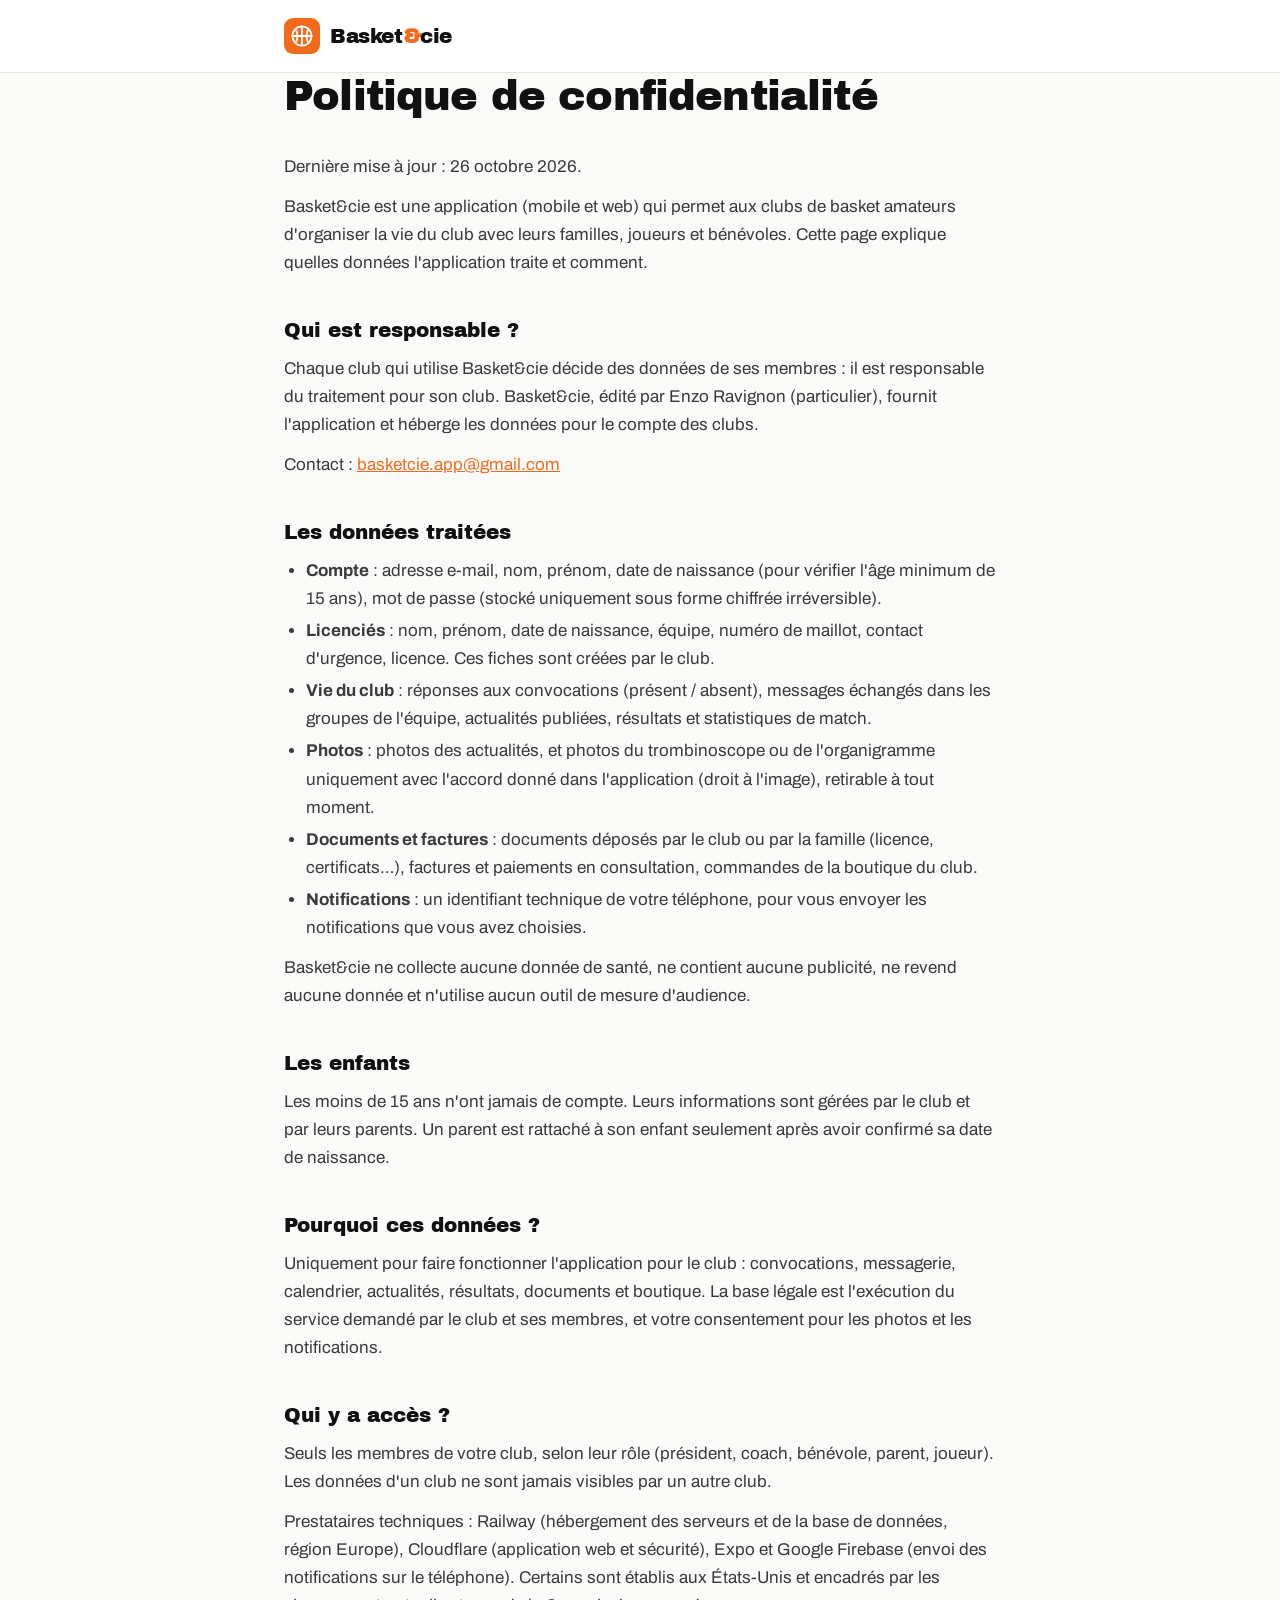
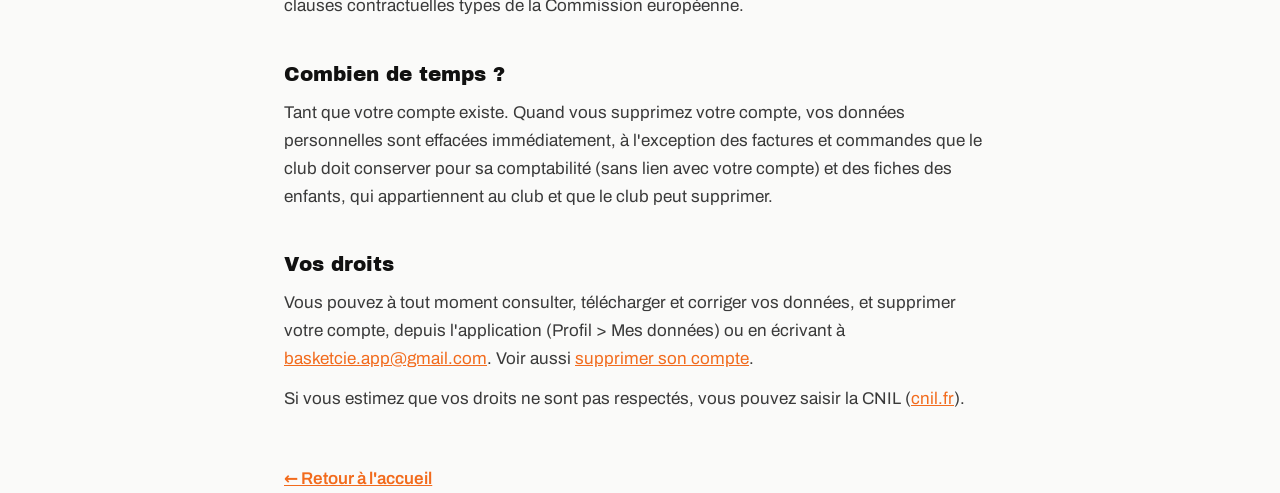
<file: confidentialite.html>
<!doctype html>
<html lang="fr">
<head>
  <meta charset="utf-8">
  <meta name="viewport" content="width=device-width, initial-scale=1">
  <title>Politique de confidentialité — Basket&amp;cie</title>
  <meta name="description" content="Quelles données l'application Basket&amp;cie collecte, pourquoi, combien de temps, et comment exercer vos droits.">
  <link rel="canonical" href="https://basket-cie.fr/confidentialite.html">
  <meta name="theme-color" content="#F26B1D">
  <link rel="icon" href="assets/favicon.svg" type="image/svg+xml">
  <link rel="stylesheet" href="assets/fonts.css?v=2">
  <style>
    :root { --vert: #F26B1D; --encre: #111111; --texte: #3A3A3A; --discret: #6E6E6E; --fond: #FAFAF9; --bordure: #E6E6E3; }
    * { box-sizing: border-box; }
    body { margin: 0; font: 17px/1.65 Archivo, system-ui, sans-serif; color: var(--texte); background: var(--fond); }
    .conteneur { max-width: 760px; margin: 0 auto; padding: 0 24px; }
    header { border-bottom: 1px solid var(--bordure); background: #fff; }
    header .conteneur { height: 72px; display: flex; align-items: center; }
    .logo { display: inline-flex; align-items: center; gap: 10px; text-decoration: none; font: 400 1.25rem 'Archivo Black', Archivo, sans-serif; letter-spacing: -0.02em; color: var(--encre); }
    .logo img { width: 36px; height: 36px; }
    .logo b { color: #F26B1D; }
    main { padding: 56px 0 80px; }
    h1 { font: 400 clamp(2rem, 5vw, 2.6rem)/1.15 'Archivo Black', Archivo, sans-serif; letter-spacing: -0.02em; color: var(--encre); margin: 0 0 32px; }
    h2 { font: 400 1.25rem/1.3 'Archivo Black', Archivo, sans-serif; color: var(--encre); margin: 40px 0 12px; }
    p { margin: 0 0 12px; }
    a { color: var(--vert); }
    ul { margin: 0 0 12px; padding-left: 22px; }
    li { margin: 4px 0; }
    .retour { display: inline-block; margin-top: 40px; font-weight: 600; }
  </style>
</head>
<body>
  <header>
    <div class="conteneur">
      <a class="logo" href="./"><img src="assets/favicon.svg" alt="" width="36" height="36"><span>Basket<b>&amp;</b>cie</span></a>
    </div>
  </header>
  <main class="conteneur">
    <h1>Politique de confidentialité</h1>
    <p>Dernière mise à jour : 26 octobre 2026.</p>
    <p>Basket&amp;cie est une application (mobile et web) qui permet aux clubs de basket amateurs d'organiser la vie du club avec leurs familles, joueurs et bénévoles. Cette page explique quelles données l'application traite et comment.</p>

    <h2>Qui est responsable ?</h2>
    <p>Chaque club qui utilise Basket&amp;cie décide des données de ses membres : il est responsable du traitement pour son club. Basket&amp;cie, édité par Enzo Ravignon (particulier), fournit l'application et héberge les données pour le compte des clubs.</p>
    <p>Contact : <a href="mailto:basketcie.app@gmail.com">basketcie.app@gmail.com</a></p>

    <h2>Les données traitées</h2>
    <ul>
      <li><strong>Compte</strong> : adresse e-mail, nom, prénom, date de naissance (pour vérifier l'âge minimum de 15 ans), mot de passe (stocké uniquement sous forme chiffrée irréversible).</li>
      <li><strong>Licenciés</strong> : nom, prénom, date de naissance, équipe, numéro de maillot, contact d'urgence, licence. Ces fiches sont créées par le club.</li>
      <li><strong>Vie du club</strong> : réponses aux convocations (présent / absent), messages échangés dans les groupes de l'équipe, actualités publiées, résultats et statistiques de match.</li>
      <li><strong>Photos</strong> : photos des actualités, et photos du trombinoscope ou de l'organigramme uniquement avec l'accord donné dans l'application (droit à l'image), retirable à tout moment.</li>
      <li><strong>Documents et factures</strong> : documents déposés par le club ou par la famille (licence, certificats…), factures et paiements en consultation, commandes de la boutique du club.</li>
      <li><strong>Notifications</strong> : un identifiant technique de votre téléphone, pour vous envoyer les notifications que vous avez choisies.</li>
    </ul>
    <p>Basket&amp;cie ne collecte aucune donnée de santé, ne contient aucune publicité, ne revend aucune donnée et n'utilise aucun outil de mesure d'audience.</p>

    <h2>Les enfants</h2>
    <p>Les moins de 15 ans n'ont jamais de compte. Leurs informations sont gérées par le club et par leurs parents. Un parent est rattaché à son enfant seulement après avoir confirmé sa date de naissance.</p>

    <h2>Pourquoi ces données ?</h2>
    <p>Uniquement pour faire fonctionner l'application pour le club : convocations, messagerie, calendrier, actualités, résultats, documents et boutique. La base légale est l'exécution du service demandé par le club et ses membres, et votre consentement pour les photos et les notifications.</p>

    <h2>Qui y a accès ?</h2>
    <p>Seuls les membres de votre club, selon leur rôle (président, coach, bénévole, parent, joueur). Les données d'un club ne sont jamais visibles par un autre club.</p>
    <p>Prestataires techniques : Railway (hébergement des serveurs et de la base de données, région Europe), Cloudflare (application web et sécurité), Expo et Google Firebase (envoi des notifications sur le téléphone). Certains sont établis aux États-Unis et encadrés par les clauses contractuelles types de la Commission européenne.</p>

    <h2>Combien de temps ?</h2>
    <p>Tant que votre compte existe. Quand vous supprimez votre compte, vos données personnelles sont effacées immédiatement, à l'exception des factures et commandes que le club doit conserver pour sa comptabilité (sans lien avec votre compte) et des fiches des enfants, qui appartiennent au club et que le club peut supprimer.</p>

    <h2>Vos droits</h2>
    <p>Vous pouvez à tout moment consulter, télécharger et corriger vos données, et supprimer votre compte, depuis l'application (Profil &gt; Mes données) ou en écrivant à <a href="mailto:basketcie.app@gmail.com">basketcie.app@gmail.com</a>. Voir aussi <a href="suppression-compte.html">supprimer son compte</a>.</p>
    <p>Si vous estimez que vos droits ne sont pas respectés, vous pouvez saisir la CNIL (<a href="https://www.cnil.fr/fr/plaintes">cnil.fr</a>).</p>

    <a class="retour" href="./">← Retour à l'accueil</a>
  </main>
</body>
</html>
</file>
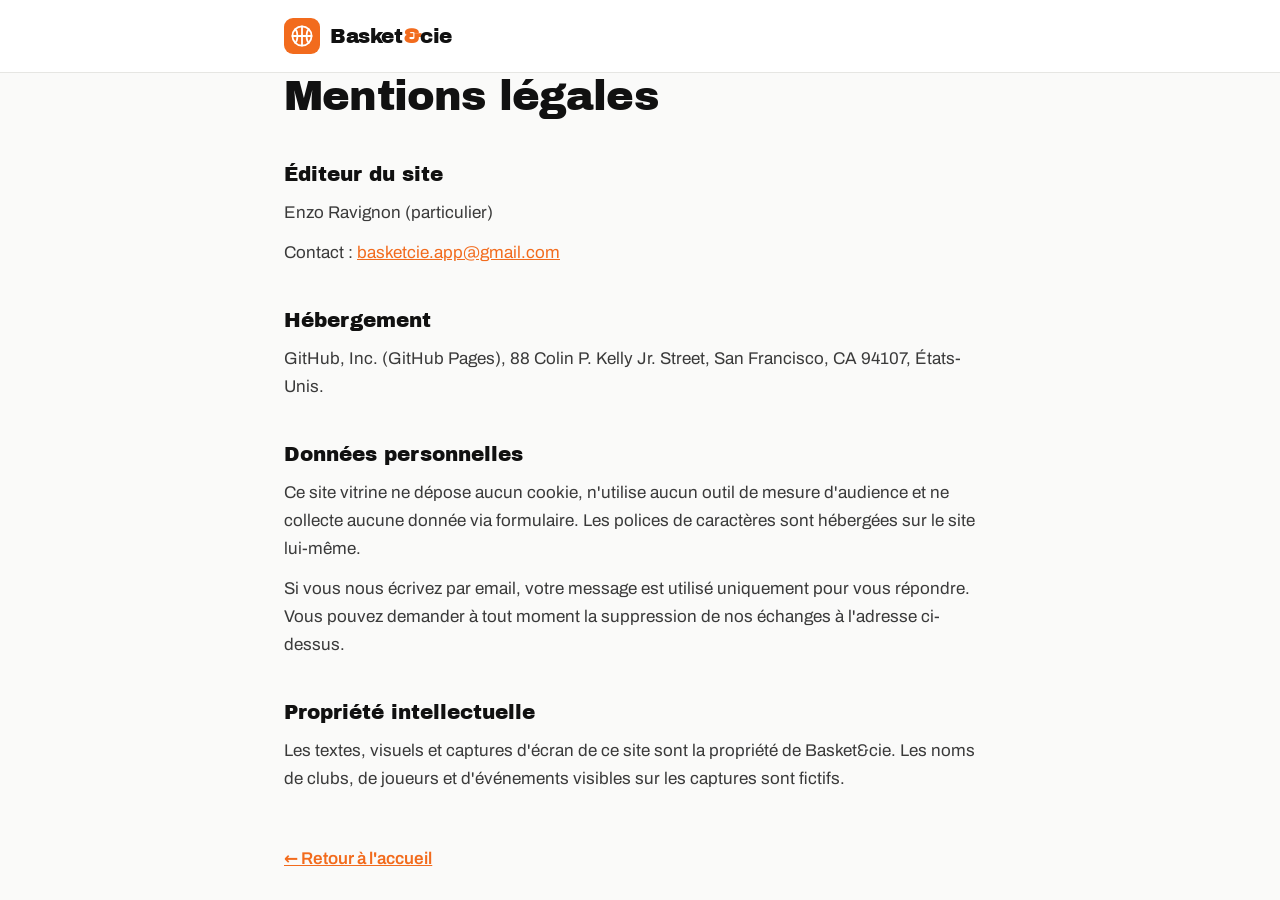
<file: mentions-legales.html>
<!doctype html>
<html lang="fr">
<head>
  <meta charset="utf-8">
  <meta name="viewport" content="width=device-width, initial-scale=1">
  <title>Mentions légales — Basket&amp;cie</title>
  <meta name="description" content="Mentions légales et informations sur les données du site Basket&amp;cie.">
  <link rel="canonical" href="https://basket-cie.fr/mentions-legales.html">
  <meta name="theme-color" content="#F26B1D">
  <link rel="icon" href="assets/favicon.svg" type="image/svg+xml">
  <link rel="stylesheet" href="assets/fonts.css?v=2">
  <style>
    :root { --vert: #F26B1D; --encre: #111111; --texte: #3A3A3A; --discret: #6E6E6E; --fond: #FAFAF9; --bordure: #E6E6E3; }
    * { box-sizing: border-box; }
    body { margin: 0; font: 17px/1.65 Archivo, system-ui, sans-serif; color: var(--texte); background: var(--fond); }
    .conteneur { max-width: 760px; margin: 0 auto; padding: 0 24px; }
    header { border-bottom: 1px solid var(--bordure); background: #fff; }
    header .conteneur { height: 72px; display: flex; align-items: center; }
    .logo { display: inline-flex; align-items: center; gap: 10px; text-decoration: none; font: 400 1.25rem 'Archivo Black', Archivo, sans-serif; letter-spacing: -0.02em; color: var(--encre); }
    .logo img { width: 36px; height: 36px; }
    .logo b { color: #F26B1D; }
    main { padding: 56px 0 80px; }
    h1 { font: 400 clamp(2rem, 5vw, 2.6rem)/1.15 'Archivo Black', Archivo, sans-serif; letter-spacing: -0.02em; color: var(--encre); margin: 0 0 32px; }
    h2 { font: 400 1.25rem/1.3 'Archivo Black', Archivo, sans-serif; color: var(--encre); margin: 40px 0 12px; }
    p { margin: 0 0 12px; }
    a { color: var(--vert); }
    .retour { display: inline-block; margin-top: 40px; font-weight: 600; }
  </style>
</head>
<body>
  <header>
    <div class="conteneur">
      <a class="logo" href="./"><img src="assets/favicon.svg" alt="" width="36" height="36"><span>Basket<b>&amp;</b>cie</span></a>
    </div>
  </header>
  <main class="conteneur">
    <h1>Mentions légales</h1>

    <h2>Éditeur du site</h2>
    <p>Enzo Ravignon (particulier)</p>
    <p>Contact : <a href="mailto:basketcie.app@gmail.com">basketcie.app@gmail.com</a></p>

    <h2>Hébergement</h2>
    <p>GitHub, Inc. (GitHub Pages), 88 Colin P. Kelly Jr. Street, San Francisco, CA 94107, États-Unis.</p>

    <h2>Données personnelles</h2>
    <p>Ce site vitrine ne dépose aucun cookie, n'utilise aucun outil de mesure d'audience et ne collecte aucune donnée via formulaire. Les polices de caractères sont hébergées sur le site lui-même.</p>
    <p>Si vous nous écrivez par email, votre message est utilisé uniquement pour vous répondre. Vous pouvez demander à tout moment la suppression de nos échanges à l'adresse ci-dessus.</p>

    <h2>Propriété intellectuelle</h2>
    <p>Les textes, visuels et captures d'écran de ce site sont la propriété de Basket&amp;cie. Les noms de clubs, de joueurs et d'événements visibles sur les captures sont fictifs.</p>

    <a class="retour" href="./">← Retour à l'accueil</a>
  </main>
</body>
</html>
</file>
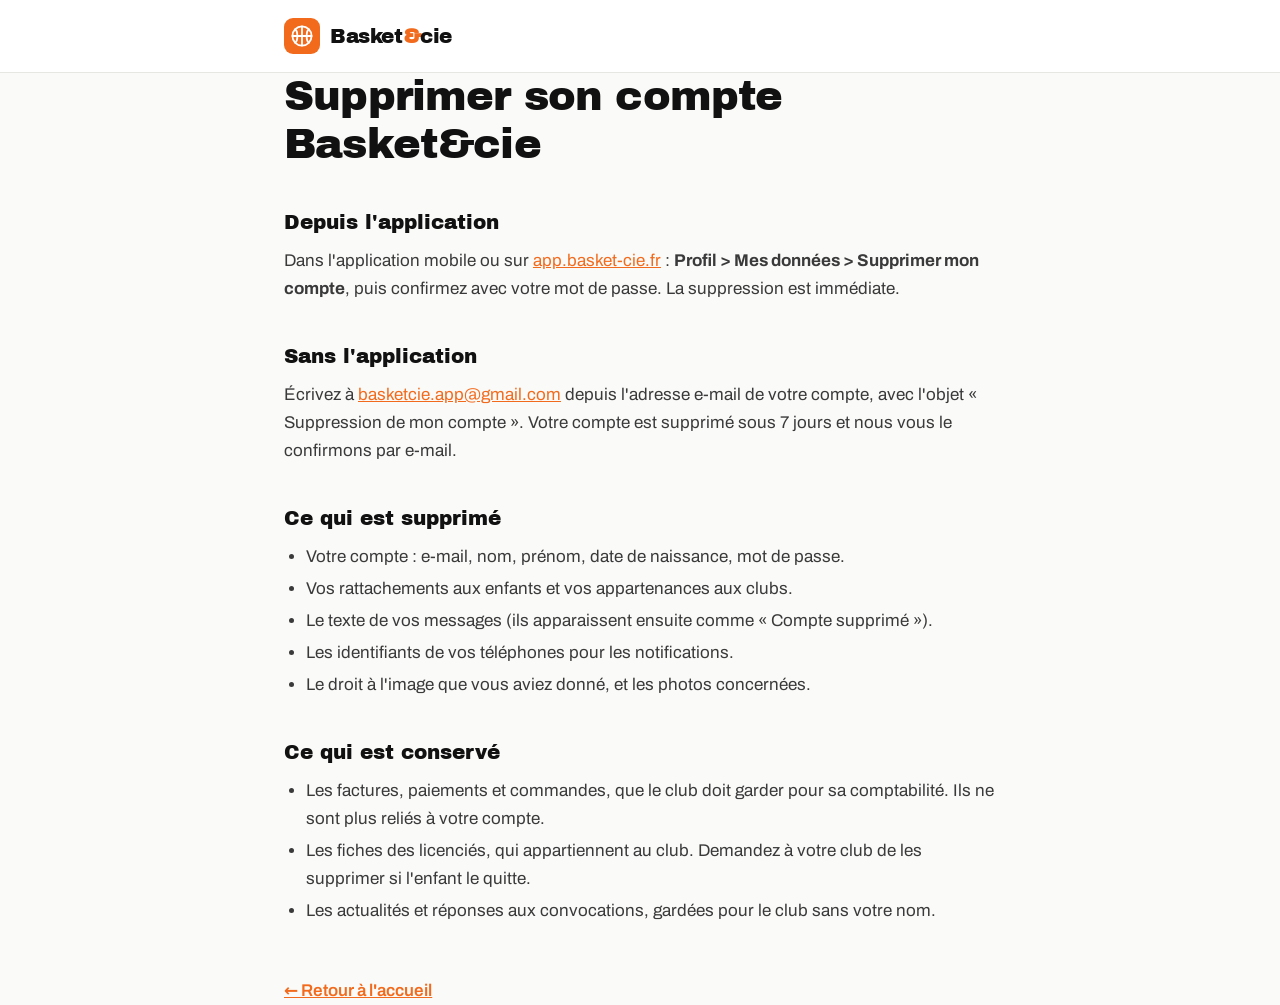
<file: suppression-compte.html>
<!doctype html>
<html lang="fr">
<head>
  <meta charset="utf-8">
  <meta name="viewport" content="width=device-width, initial-scale=1">
  <title>Supprimer son compte — Basket&amp;cie</title>
  <meta name="description" content="Comment supprimer votre compte Basket&amp;cie et ce qui est effacé.">
  <link rel="canonical" href="https://basket-cie.fr/suppression-compte.html">
  <meta name="theme-color" content="#F26B1D">
  <link rel="icon" href="assets/favicon.svg" type="image/svg+xml">
  <link rel="stylesheet" href="assets/fonts.css?v=2">
  <style>
    :root { --vert: #F26B1D; --encre: #111111; --texte: #3A3A3A; --discret: #6E6E6E; --fond: #FAFAF9; --bordure: #E6E6E3; }
    * { box-sizing: border-box; }
    body { margin: 0; font: 17px/1.65 Archivo, system-ui, sans-serif; color: var(--texte); background: var(--fond); }
    .conteneur { max-width: 760px; margin: 0 auto; padding: 0 24px; }
    header { border-bottom: 1px solid var(--bordure); background: #fff; }
    header .conteneur { height: 72px; display: flex; align-items: center; }
    .logo { display: inline-flex; align-items: center; gap: 10px; text-decoration: none; font: 400 1.25rem 'Archivo Black', Archivo, sans-serif; letter-spacing: -0.02em; color: var(--encre); }
    .logo img { width: 36px; height: 36px; }
    .logo b { color: #F26B1D; }
    main { padding: 56px 0 80px; }
    h1 { font: 400 clamp(2rem, 5vw, 2.6rem)/1.15 'Archivo Black', Archivo, sans-serif; letter-spacing: -0.02em; color: var(--encre); margin: 0 0 32px; }
    h2 { font: 400 1.25rem/1.3 'Archivo Black', Archivo, sans-serif; color: var(--encre); margin: 40px 0 12px; }
    p { margin: 0 0 12px; }
    a { color: var(--vert); }
    ul { margin: 0 0 12px; padding-left: 22px; }
    li { margin: 4px 0; }
    .retour { display: inline-block; margin-top: 40px; font-weight: 600; }
  </style>
</head>
<body>
  <header>
    <div class="conteneur">
      <a class="logo" href="./"><img src="assets/favicon.svg" alt="" width="36" height="36"><span>Basket<b>&amp;</b>cie</span></a>
    </div>
  </header>
  <main class="conteneur">
    <h1>Supprimer son compte Basket&amp;cie</h1>

    <h2>Depuis l'application</h2>
    <p>Dans l'application mobile ou sur <a href="https://app.basket-cie.fr">app.basket-cie.fr</a> : <strong>Profil &gt; Mes données &gt; Supprimer mon compte</strong>, puis confirmez avec votre mot de passe. La suppression est immédiate.</p>

    <h2>Sans l'application</h2>
    <p>Écrivez à <a href="mailto:basketcie.app@gmail.com?subject=Suppression%20de%20mon%20compte">basketcie.app@gmail.com</a> depuis l'adresse e-mail de votre compte, avec l'objet « Suppression de mon compte ». Votre compte est supprimé sous 7 jours et nous vous le confirmons par e-mail.</p>

    <h2>Ce qui est supprimé</h2>
    <ul>
      <li>Votre compte : e-mail, nom, prénom, date de naissance, mot de passe.</li>
      <li>Vos rattachements aux enfants et vos appartenances aux clubs.</li>
      <li>Le texte de vos messages (ils apparaissent ensuite comme « Compte supprimé »).</li>
      <li>Les identifiants de vos téléphones pour les notifications.</li>
      <li>Le droit à l'image que vous aviez donné, et les photos concernées.</li>
    </ul>

    <h2>Ce qui est conservé</h2>
    <ul>
      <li>Les factures, paiements et commandes, que le club doit garder pour sa comptabilité. Ils ne sont plus reliés à votre compte.</li>
      <li>Les fiches des licenciés, qui appartiennent au club. Demandez à votre club de les supprimer si l'enfant le quitte.</li>
      <li>Les actualités et réponses aux convocations, gardées pour le club sans votre nom.</li>
    </ul>

    <a class="retour" href="./">← Retour à l'accueil</a>
  </main>
</body>
</html>
</file>
<file: assets/fonts.css>
/* Archivo (texte, police variable 400-700) et Archivo Black (titres), hébergées sur le site. */
@font-face {
  font-family: 'Archivo';
  font-style: normal;
  font-weight: 400 700;
  font-display: swap;
  src: url(fonts/archivo-latin-ext.woff2) format('woff2');
  unicode-range: U+0100-02BA, U+02BD-02C5, U+02C7-02CC, U+02CE-02D7, U+02DD-02FF, U+0304, U+0308, U+0329, U+1D00-1DBF, U+1E00-1E9F, U+1EF2-1EFF, U+2020, U+20A0-20AB, U+20AD-20C0, U+2113, U+2C60-2C7F, U+A720-A7FF;
}
@font-face {
  font-family: 'Archivo';
  font-style: normal;
  font-weight: 400 700;
  font-display: swap;
  src: url(fonts/archivo-latin.woff2) format('woff2');
  unicode-range: U+0000-00FF, U+0131, U+0152-0153, U+02BB-02BC, U+02C6, U+02DA, U+02DC, U+0304, U+0308, U+0329, U+2000-206F, U+20AC, U+2122, U+2191, U+2193, U+2212, U+2215, U+FEFF, U+FFFD;
}
@font-face {
  font-family: 'Archivo Black';
  font-style: normal;
  font-weight: 400;
  font-display: swap;
  src: url(fonts/archivo-black-latin-ext.woff2) format('woff2');
  unicode-range: U+0100-02BA, U+02BD-02C5, U+02C7-02CC, U+02CE-02D7, U+02DD-02FF, U+0304, U+0308, U+0329, U+1D00-1DBF, U+1E00-1E9F, U+1EF2-1EFF, U+2020, U+20A0-20AB, U+20AD-20C0, U+2113, U+2C60-2C7F, U+A720-A7FF;
}
@font-face {
  font-family: 'Archivo Black';
  font-style: normal;
  font-weight: 400;
  font-display: swap;
  src: url(fonts/archivo-black-latin.woff2) format('woff2');
  unicode-range: U+0000-00FF, U+0131, U+0152-0153, U+02BB-02BC, U+02C6, U+02DA, U+02DC, U+0304, U+0308, U+0329, U+2000-206F, U+20AC, U+2122, U+2191, U+2193, U+2212, U+2215, U+FEFF, U+FFFD;
}
</file>
